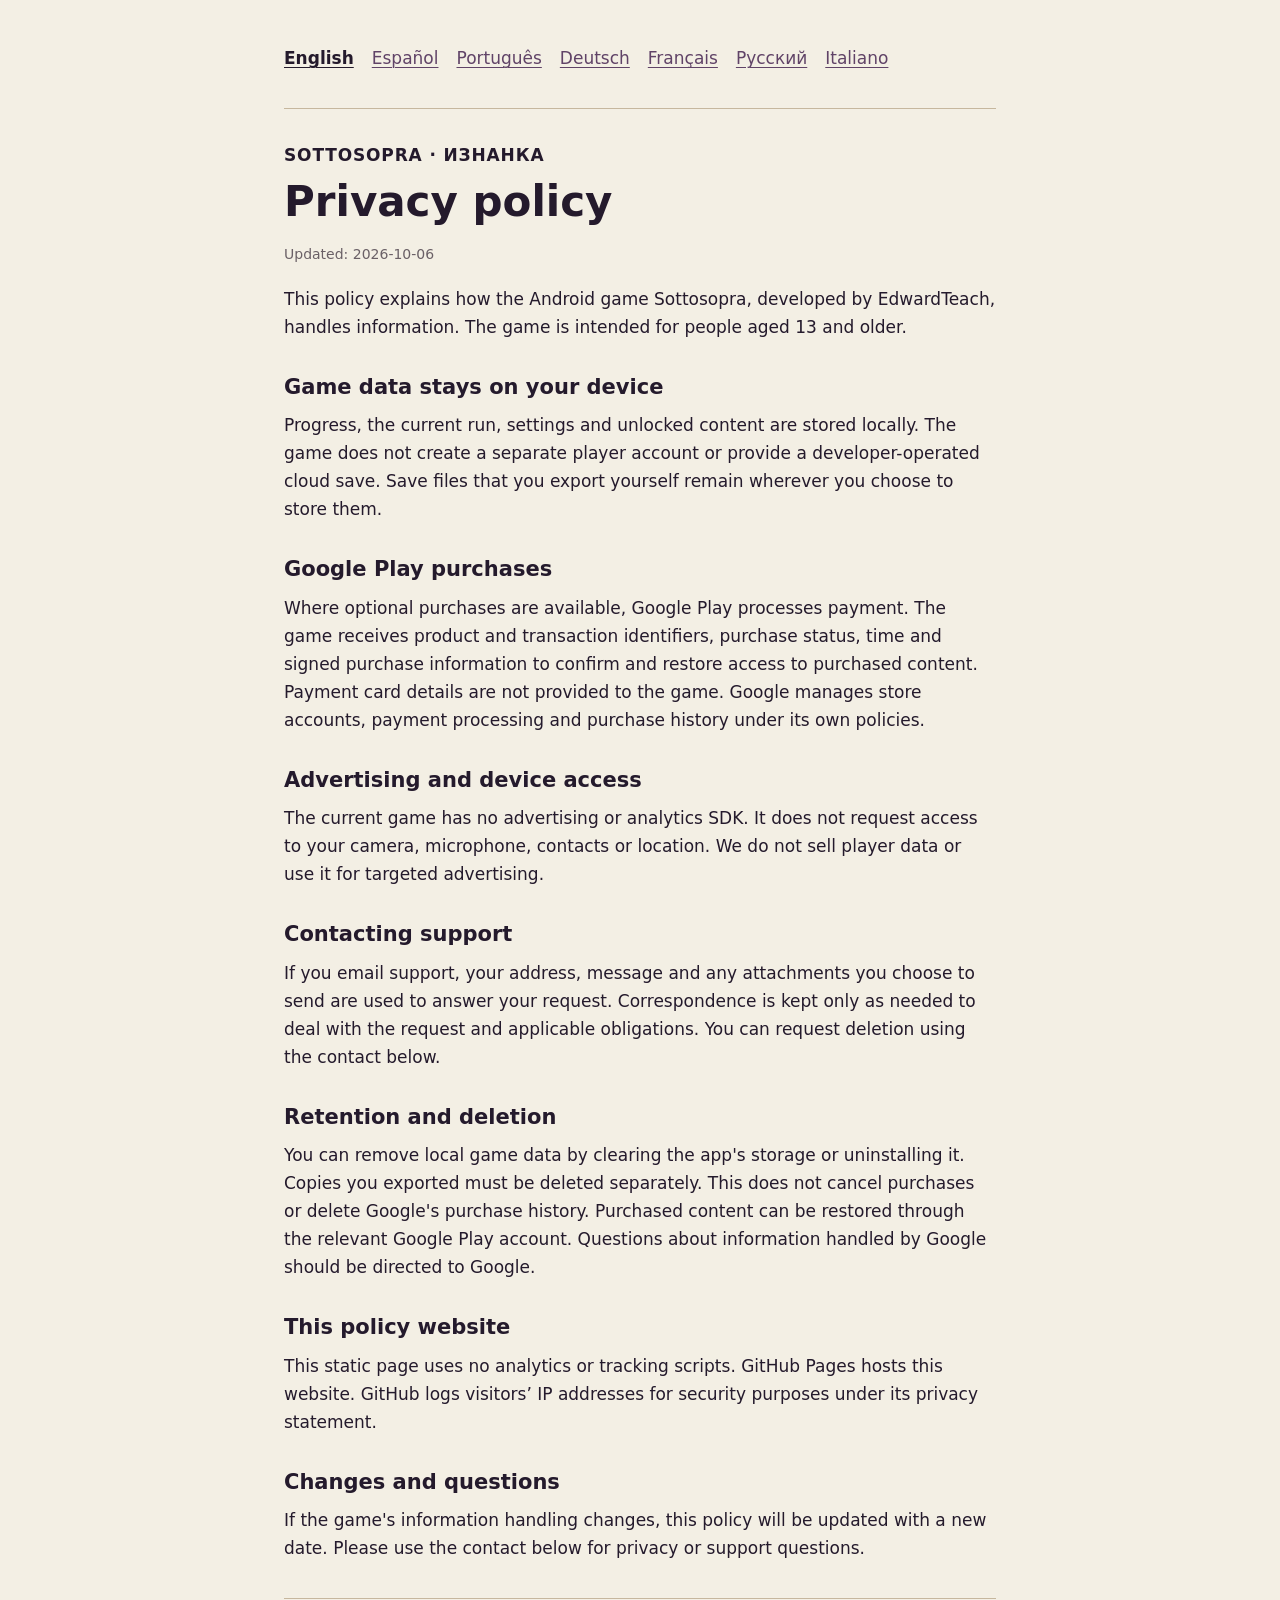
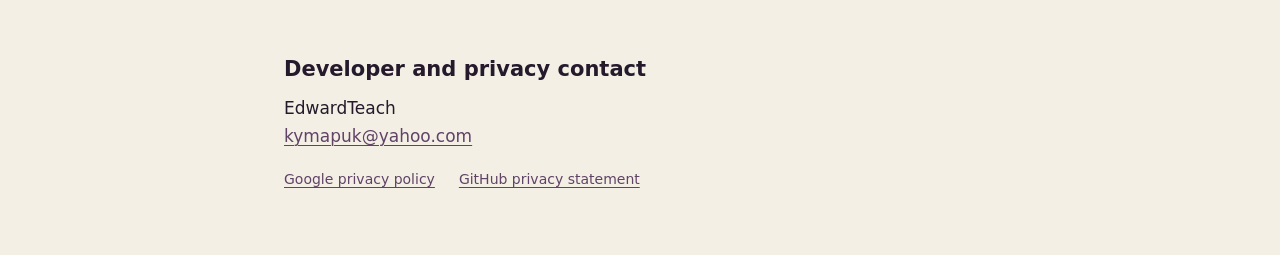
<file: index.html>
<!doctype html>
<html lang="en-US"><head><meta charset="utf-8"><meta name="viewport" content="width=device-width,initial-scale=1"><meta name="referrer" content="no-referrer"><title>Privacy policy · Sottosopra</title><link rel="stylesheet" href="privacy.css"></head>
<body><main><nav><a href="en-US/index.html" aria-current="page">English</a><a href="es-419/index.html">Español</a><a href="pt-BR/index.html">Português</a><a href="de-DE/index.html">Deutsch</a><a href="fr-FR/index.html">Français</a><a href="ru-RU/index.html">Русский</a><a href="it-IT/index.html">Italiano</a></nav><p class="brand">SOTTOSOPRA · ИЗНАНКА</p><h1>Privacy policy</h1><p class="updated">Updated: 2026-10-06</p><p>This policy explains how the Android game Sottosopra, developed by EdwardTeach, handles information. The game is intended for people aged 13 and older.</p>
<section><h2>Game data stays on your device</h2><p>Progress, the current run, settings and unlocked content are stored locally. The game does not create a separate player account or provide a developer-operated cloud save. Save files that you export yourself remain wherever you choose to store them.</p></section>
<section><h2>Google Play purchases</h2><p>Where optional purchases are available, Google Play processes payment. The game receives product and transaction identifiers, purchase status, time and signed purchase information to confirm and restore access to purchased content. Payment card details are not provided to the game. Google manages store accounts, payment processing and purchase history under its own policies.</p></section>
<section><h2>Advertising and device access</h2><p>The current game has no advertising or analytics SDK. It does not request access to your camera, microphone, contacts or location. We do not sell player data or use it for targeted advertising.</p></section>
<section><h2>Contacting support</h2><p>If you email support, your address, message and any attachments you choose to send are used to answer your request. Correspondence is kept only as needed to deal with the request and applicable obligations. You can request deletion using the contact below.</p></section>
<section><h2>Retention and deletion</h2><p>You can remove local game data by clearing the app&#x27;s storage or uninstalling it. Copies you exported must be deleted separately. This does not cancel purchases or delete Google&#x27;s purchase history. Purchased content can be restored through the relevant Google Play account. Questions about information handled by Google should be directed to Google.</p></section>
<section><h2>This policy website</h2><p>This static page uses no analytics or tracking scripts. GitHub Pages hosts this website. GitHub logs visitors’ IP addresses for security purposes under its privacy statement.</p></section>
<section><h2>Changes and questions</h2><p>If the game&#x27;s information handling changes, this policy will be updated with a new date. Please use the contact below for privacy or support questions.</p></section>
<footer><h2>Developer and privacy contact</h2><p>EdwardTeach<br><a href="mailto:kymapuk@yahoo.com">kymapuk@yahoo.com</a></p><div class="links"><a href="https://policies.google.com/privacy">Google privacy policy</a><a href="https://docs.github.com/en/site-policy/privacy-policies/github-general-privacy-statement">GitHub privacy statement</a></div></footer></main></body></html>
</file>
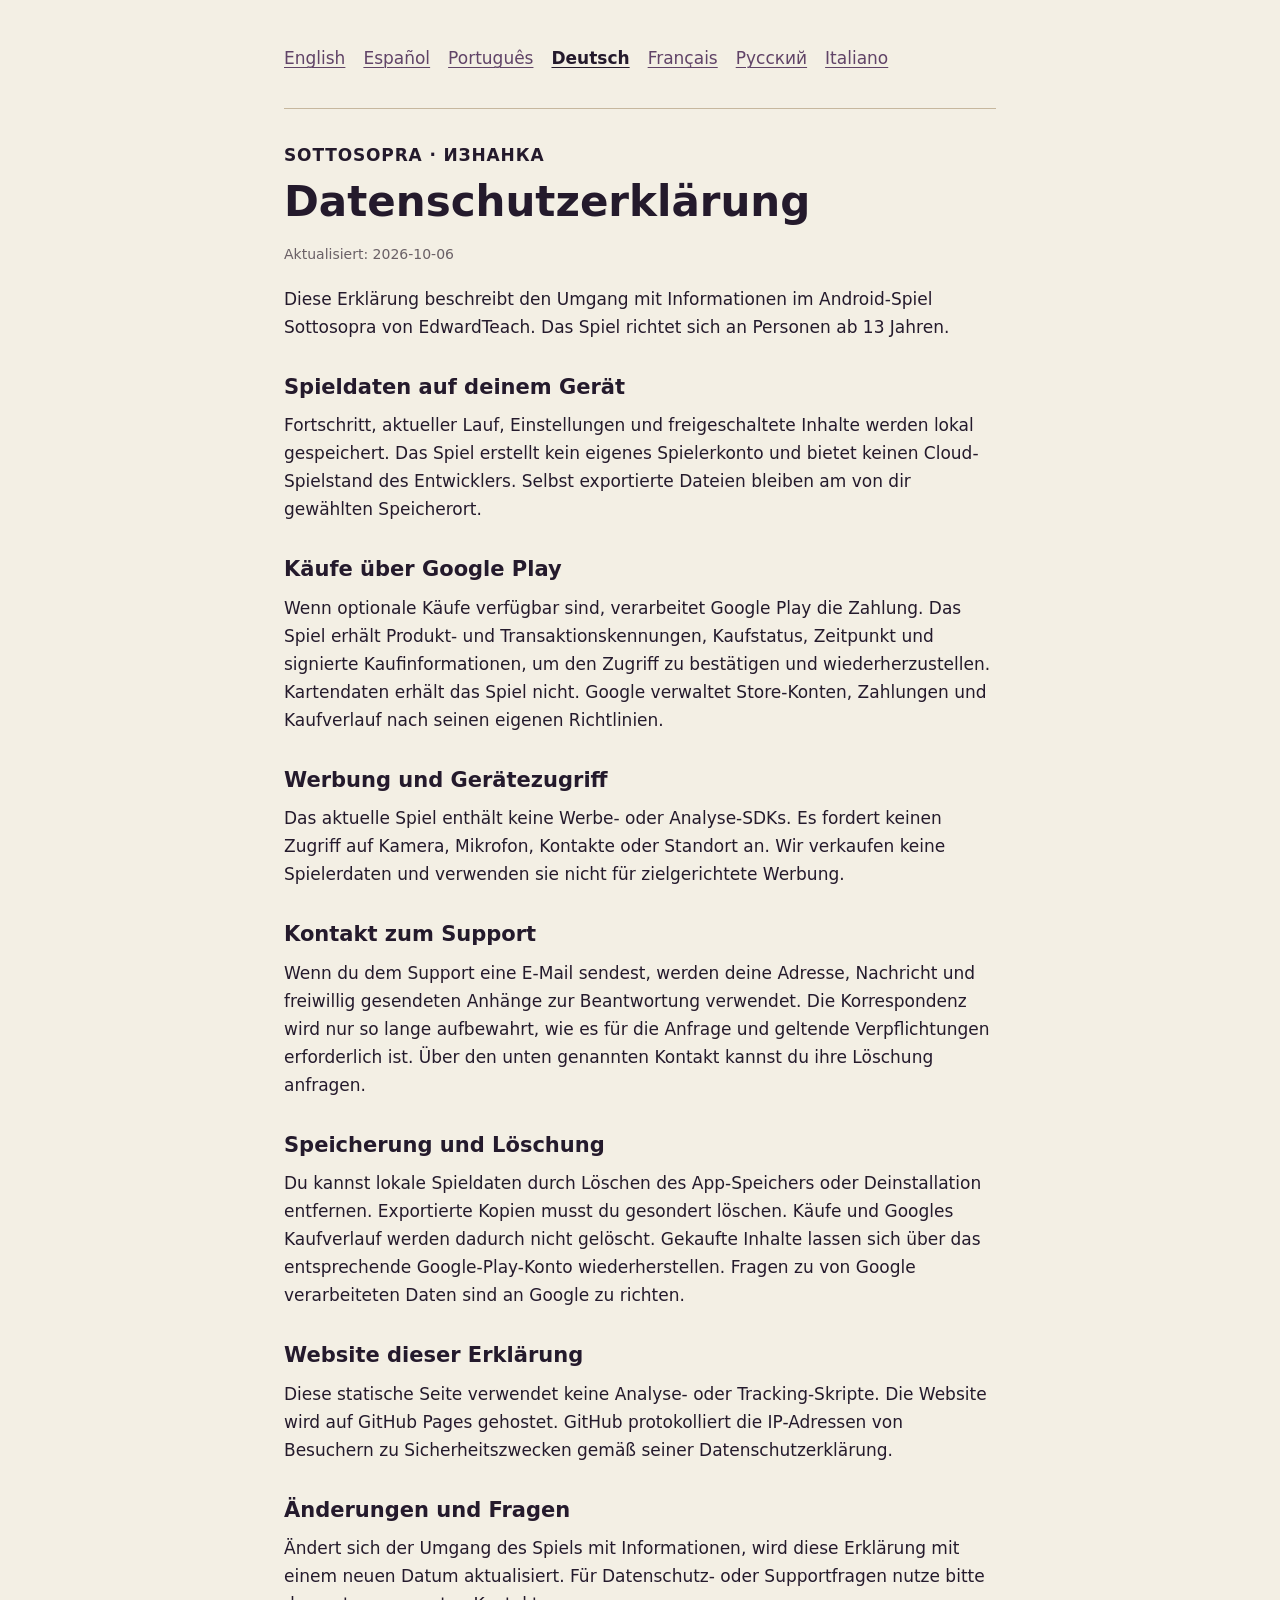
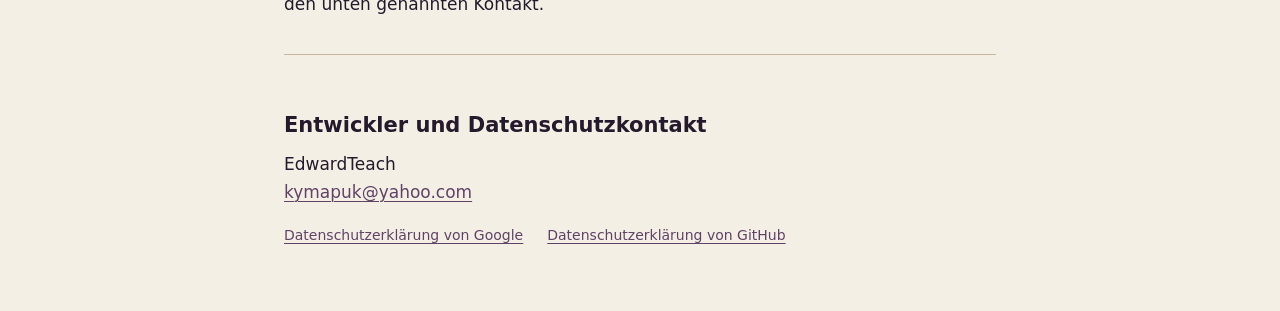
<file: de-DE/index.html>
<!doctype html>
<html lang="de-DE"><head><meta charset="utf-8"><meta name="viewport" content="width=device-width,initial-scale=1"><meta name="referrer" content="no-referrer"><title>Datenschutzerklärung · Sottosopra</title><link rel="stylesheet" href="../privacy.css"></head>
<body><main><nav><a href="../en-US/index.html">English</a><a href="../es-419/index.html">Español</a><a href="../pt-BR/index.html">Português</a><a href="../de-DE/index.html" aria-current="page">Deutsch</a><a href="../fr-FR/index.html">Français</a><a href="../ru-RU/index.html">Русский</a><a href="../it-IT/index.html">Italiano</a></nav><p class="brand">SOTTOSOPRA · ИЗНАНКА</p><h1>Datenschutzerklärung</h1><p class="updated">Aktualisiert: 2026-10-06</p><p>Diese Erklärung beschreibt den Umgang mit Informationen im Android-Spiel Sottosopra von EdwardTeach. Das Spiel richtet sich an Personen ab 13 Jahren.</p>
<section><h2>Spieldaten auf deinem Gerät</h2><p>Fortschritt, aktueller Lauf, Einstellungen und freigeschaltete Inhalte werden lokal gespeichert. Das Spiel erstellt kein eigenes Spielerkonto und bietet keinen Cloud-Spielstand des Entwicklers. Selbst exportierte Dateien bleiben am von dir gewählten Speicherort.</p></section>
<section><h2>Käufe über Google Play</h2><p>Wenn optionale Käufe verfügbar sind, verarbeitet Google Play die Zahlung. Das Spiel erhält Produkt- und Transaktionskennungen, Kaufstatus, Zeitpunkt und signierte Kaufinformationen, um den Zugriff zu bestätigen und wiederherzustellen. Kartendaten erhält das Spiel nicht. Google verwaltet Store-Konten, Zahlungen und Kaufverlauf nach seinen eigenen Richtlinien.</p></section>
<section><h2>Werbung und Gerätezugriff</h2><p>Das aktuelle Spiel enthält keine Werbe- oder Analyse-SDKs. Es fordert keinen Zugriff auf Kamera, Mikrofon, Kontakte oder Standort an. Wir verkaufen keine Spielerdaten und verwenden sie nicht für zielgerichtete Werbung.</p></section>
<section><h2>Kontakt zum Support</h2><p>Wenn du dem Support eine E-Mail sendest, werden deine Adresse, Nachricht und freiwillig gesendeten Anhänge zur Beantwortung verwendet. Die Korrespondenz wird nur so lange aufbewahrt, wie es für die Anfrage und geltende Verpflichtungen erforderlich ist. Über den unten genannten Kontakt kannst du ihre Löschung anfragen.</p></section>
<section><h2>Speicherung und Löschung</h2><p>Du kannst lokale Spieldaten durch Löschen des App-Speichers oder Deinstallation entfernen. Exportierte Kopien musst du gesondert löschen. Käufe und Googles Kaufverlauf werden dadurch nicht gelöscht. Gekaufte Inhalte lassen sich über das entsprechende Google-Play-Konto wiederherstellen. Fragen zu von Google verarbeiteten Daten sind an Google zu richten.</p></section>
<section><h2>Website dieser Erklärung</h2><p>Diese statische Seite verwendet keine Analyse- oder Tracking-Skripte. Die Website wird auf GitHub Pages gehostet. GitHub protokolliert die IP-Adressen von Besuchern zu Sicherheitszwecken gemäß seiner Datenschutzerklärung.</p></section>
<section><h2>Änderungen und Fragen</h2><p>Ändert sich der Umgang des Spiels mit Informationen, wird diese Erklärung mit einem neuen Datum aktualisiert. Für Datenschutz- oder Supportfragen nutze bitte den unten genannten Kontakt.</p></section>
<footer><h2>Entwickler und Datenschutzkontakt</h2><p>EdwardTeach<br><a href="mailto:kymapuk@yahoo.com">kymapuk@yahoo.com</a></p><div class="links"><a href="https://policies.google.com/privacy">Datenschutzerklärung von Google</a><a href="https://docs.github.com/en/site-policy/privacy-policies/github-general-privacy-statement">Datenschutzerklärung von GitHub</a></div></footer></main></body></html>
</file>
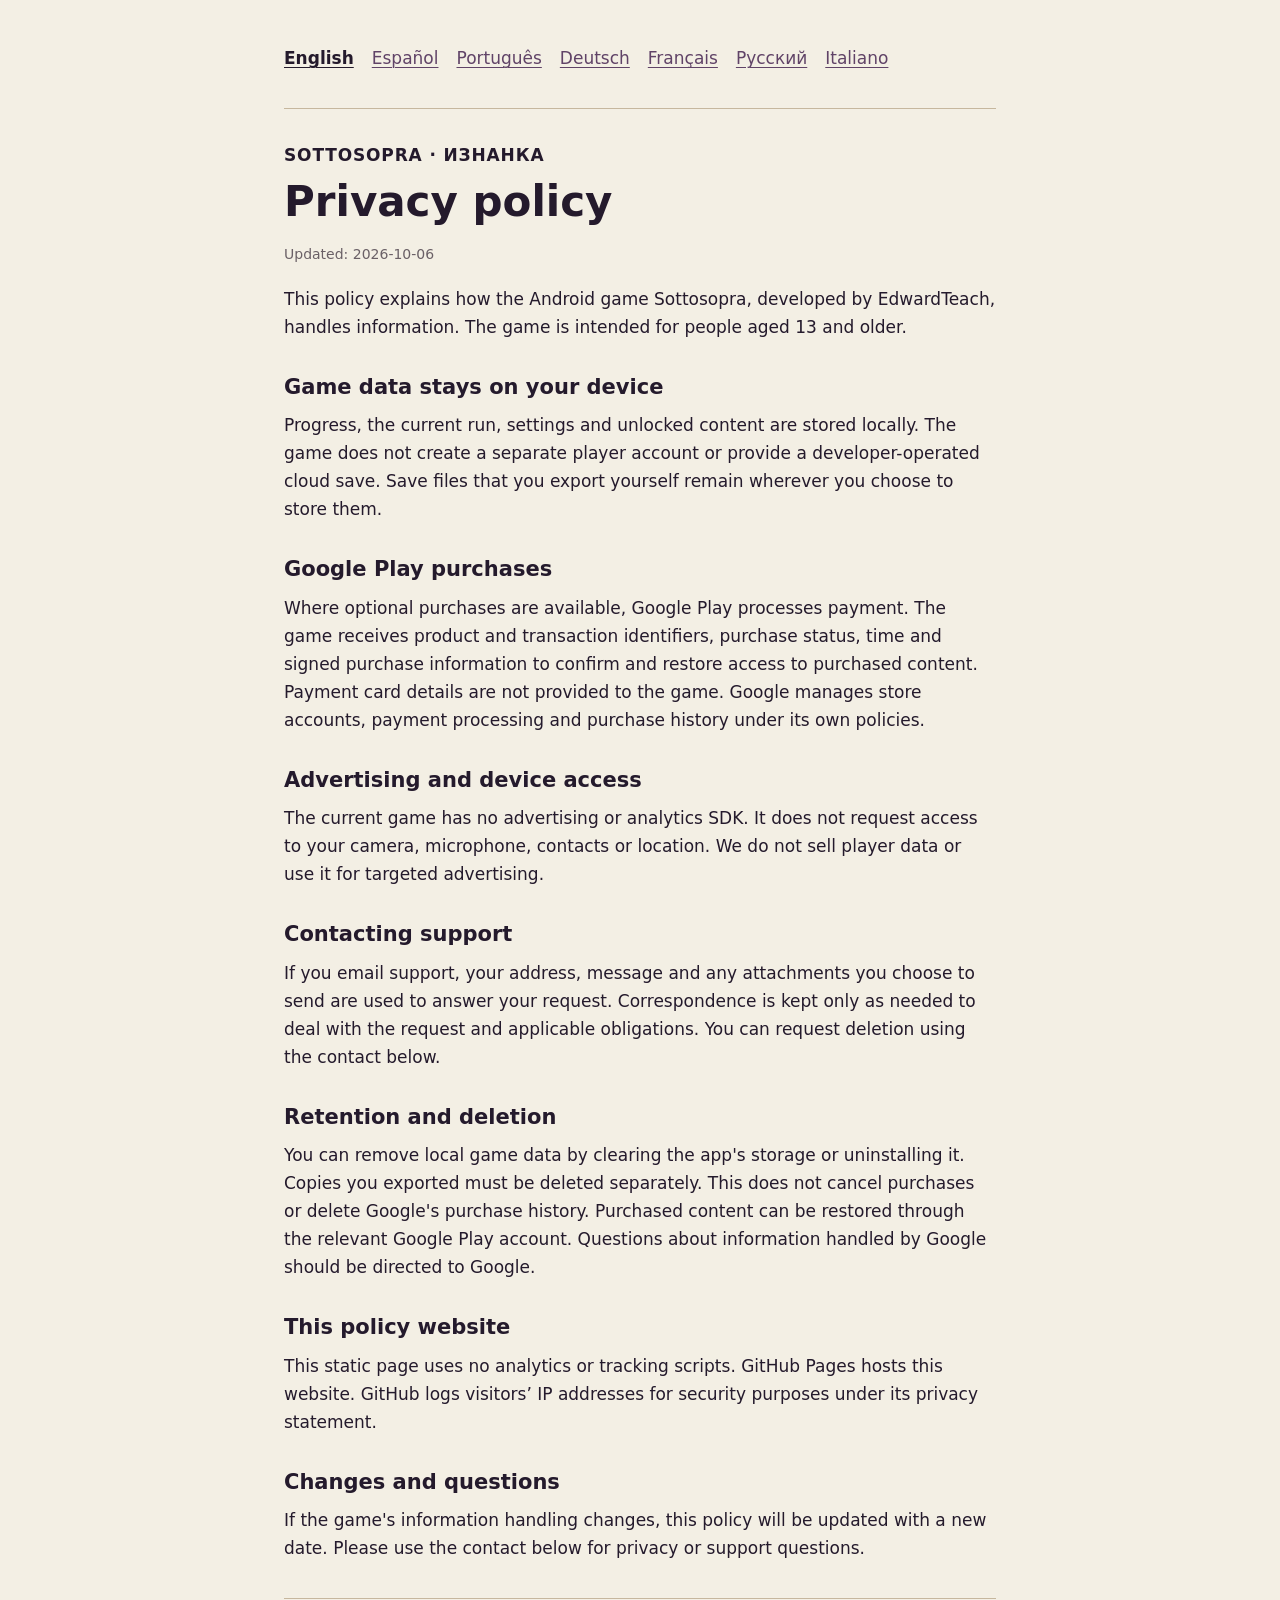
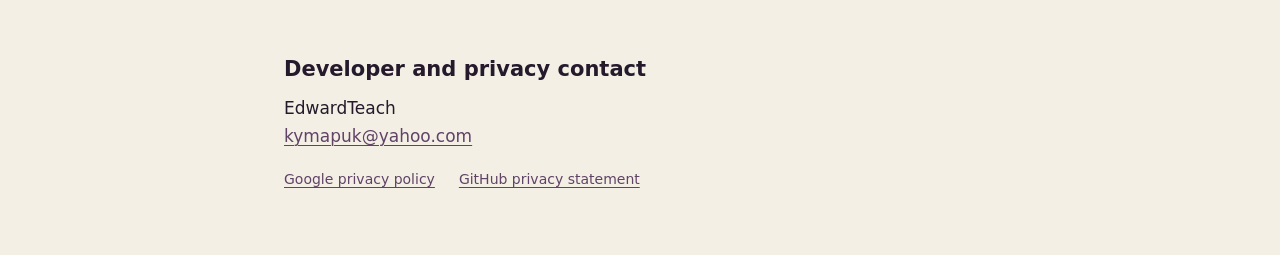
<file: en-US/index.html>
<!doctype html>
<html lang="en-US"><head><meta charset="utf-8"><meta name="viewport" content="width=device-width,initial-scale=1"><meta name="referrer" content="no-referrer"><title>Privacy policy · Sottosopra</title><link rel="stylesheet" href="../privacy.css"></head>
<body><main><nav><a href="../en-US/index.html" aria-current="page">English</a><a href="../es-419/index.html">Español</a><a href="../pt-BR/index.html">Português</a><a href="../de-DE/index.html">Deutsch</a><a href="../fr-FR/index.html">Français</a><a href="../ru-RU/index.html">Русский</a><a href="../it-IT/index.html">Italiano</a></nav><p class="brand">SOTTOSOPRA · ИЗНАНКА</p><h1>Privacy policy</h1><p class="updated">Updated: 2026-10-06</p><p>This policy explains how the Android game Sottosopra, developed by EdwardTeach, handles information. The game is intended for people aged 13 and older.</p>
<section><h2>Game data stays on your device</h2><p>Progress, the current run, settings and unlocked content are stored locally. The game does not create a separate player account or provide a developer-operated cloud save. Save files that you export yourself remain wherever you choose to store them.</p></section>
<section><h2>Google Play purchases</h2><p>Where optional purchases are available, Google Play processes payment. The game receives product and transaction identifiers, purchase status, time and signed purchase information to confirm and restore access to purchased content. Payment card details are not provided to the game. Google manages store accounts, payment processing and purchase history under its own policies.</p></section>
<section><h2>Advertising and device access</h2><p>The current game has no advertising or analytics SDK. It does not request access to your camera, microphone, contacts or location. We do not sell player data or use it for targeted advertising.</p></section>
<section><h2>Contacting support</h2><p>If you email support, your address, message and any attachments you choose to send are used to answer your request. Correspondence is kept only as needed to deal with the request and applicable obligations. You can request deletion using the contact below.</p></section>
<section><h2>Retention and deletion</h2><p>You can remove local game data by clearing the app&#x27;s storage or uninstalling it. Copies you exported must be deleted separately. This does not cancel purchases or delete Google&#x27;s purchase history. Purchased content can be restored through the relevant Google Play account. Questions about information handled by Google should be directed to Google.</p></section>
<section><h2>This policy website</h2><p>This static page uses no analytics or tracking scripts. GitHub Pages hosts this website. GitHub logs visitors’ IP addresses for security purposes under its privacy statement.</p></section>
<section><h2>Changes and questions</h2><p>If the game&#x27;s information handling changes, this policy will be updated with a new date. Please use the contact below for privacy or support questions.</p></section>
<footer><h2>Developer and privacy contact</h2><p>EdwardTeach<br><a href="mailto:kymapuk@yahoo.com">kymapuk@yahoo.com</a></p><div class="links"><a href="https://policies.google.com/privacy">Google privacy policy</a><a href="https://docs.github.com/en/site-policy/privacy-policies/github-general-privacy-statement">GitHub privacy statement</a></div></footer></main></body></html>
</file>
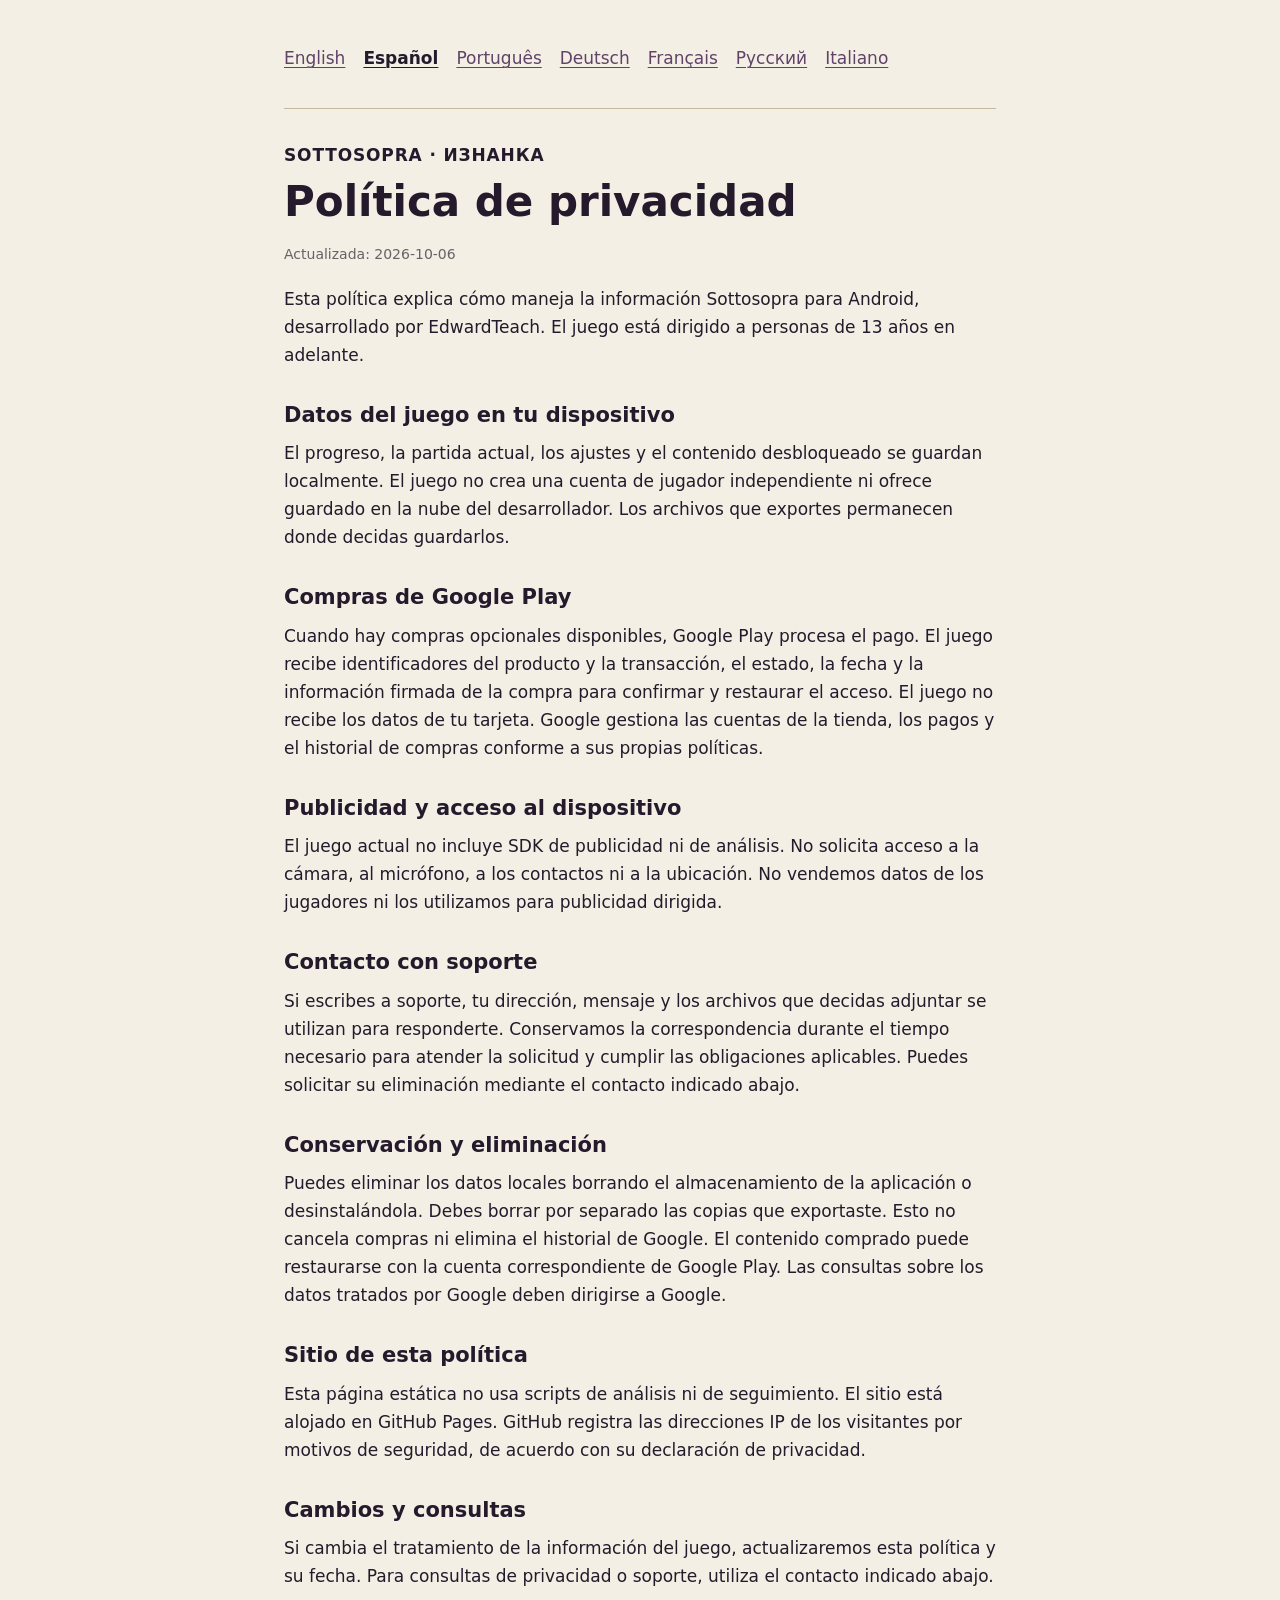
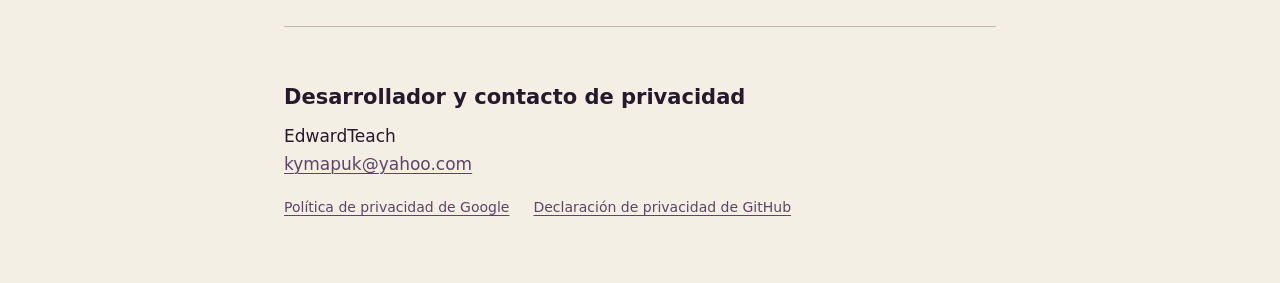
<file: es-419/index.html>
<!doctype html>
<html lang="es-419"><head><meta charset="utf-8"><meta name="viewport" content="width=device-width,initial-scale=1"><meta name="referrer" content="no-referrer"><title>Política de privacidad · Sottosopra</title><link rel="stylesheet" href="../privacy.css"></head>
<body><main><nav><a href="../en-US/index.html">English</a><a href="../es-419/index.html" aria-current="page">Español</a><a href="../pt-BR/index.html">Português</a><a href="../de-DE/index.html">Deutsch</a><a href="../fr-FR/index.html">Français</a><a href="../ru-RU/index.html">Русский</a><a href="../it-IT/index.html">Italiano</a></nav><p class="brand">SOTTOSOPRA · ИЗНАНКА</p><h1>Política de privacidad</h1><p class="updated">Actualizada: 2026-10-06</p><p>Esta política explica cómo maneja la información Sottosopra para Android, desarrollado por EdwardTeach. El juego está dirigido a personas de 13 años en adelante.</p>
<section><h2>Datos del juego en tu dispositivo</h2><p>El progreso, la partida actual, los ajustes y el contenido desbloqueado se guardan localmente. El juego no crea una cuenta de jugador independiente ni ofrece guardado en la nube del desarrollador. Los archivos que exportes permanecen donde decidas guardarlos.</p></section>
<section><h2>Compras de Google Play</h2><p>Cuando hay compras opcionales disponibles, Google Play procesa el pago. El juego recibe identificadores del producto y la transacción, el estado, la fecha y la información firmada de la compra para confirmar y restaurar el acceso. El juego no recibe los datos de tu tarjeta. Google gestiona las cuentas de la tienda, los pagos y el historial de compras conforme a sus propias políticas.</p></section>
<section><h2>Publicidad y acceso al dispositivo</h2><p>El juego actual no incluye SDK de publicidad ni de análisis. No solicita acceso a la cámara, al micrófono, a los contactos ni a la ubicación. No vendemos datos de los jugadores ni los utilizamos para publicidad dirigida.</p></section>
<section><h2>Contacto con soporte</h2><p>Si escribes a soporte, tu dirección, mensaje y los archivos que decidas adjuntar se utilizan para responderte. Conservamos la correspondencia durante el tiempo necesario para atender la solicitud y cumplir las obligaciones aplicables. Puedes solicitar su eliminación mediante el contacto indicado abajo.</p></section>
<section><h2>Conservación y eliminación</h2><p>Puedes eliminar los datos locales borrando el almacenamiento de la aplicación o desinstalándola. Debes borrar por separado las copias que exportaste. Esto no cancela compras ni elimina el historial de Google. El contenido comprado puede restaurarse con la cuenta correspondiente de Google Play. Las consultas sobre los datos tratados por Google deben dirigirse a Google.</p></section>
<section><h2>Sitio de esta política</h2><p>Esta página estática no usa scripts de análisis ni de seguimiento. El sitio está alojado en GitHub Pages. GitHub registra las direcciones IP de los visitantes por motivos de seguridad, de acuerdo con su declaración de privacidad.</p></section>
<section><h2>Cambios y consultas</h2><p>Si cambia el tratamiento de la información del juego, actualizaremos esta política y su fecha. Para consultas de privacidad o soporte, utiliza el contacto indicado abajo.</p></section>
<footer><h2>Desarrollador y contacto de privacidad</h2><p>EdwardTeach<br><a href="mailto:kymapuk@yahoo.com">kymapuk@yahoo.com</a></p><div class="links"><a href="https://policies.google.com/privacy">Política de privacidad de Google</a><a href="https://docs.github.com/en/site-policy/privacy-policies/github-general-privacy-statement">Declaración de privacidad de GitHub</a></div></footer></main></body></html>
</file>
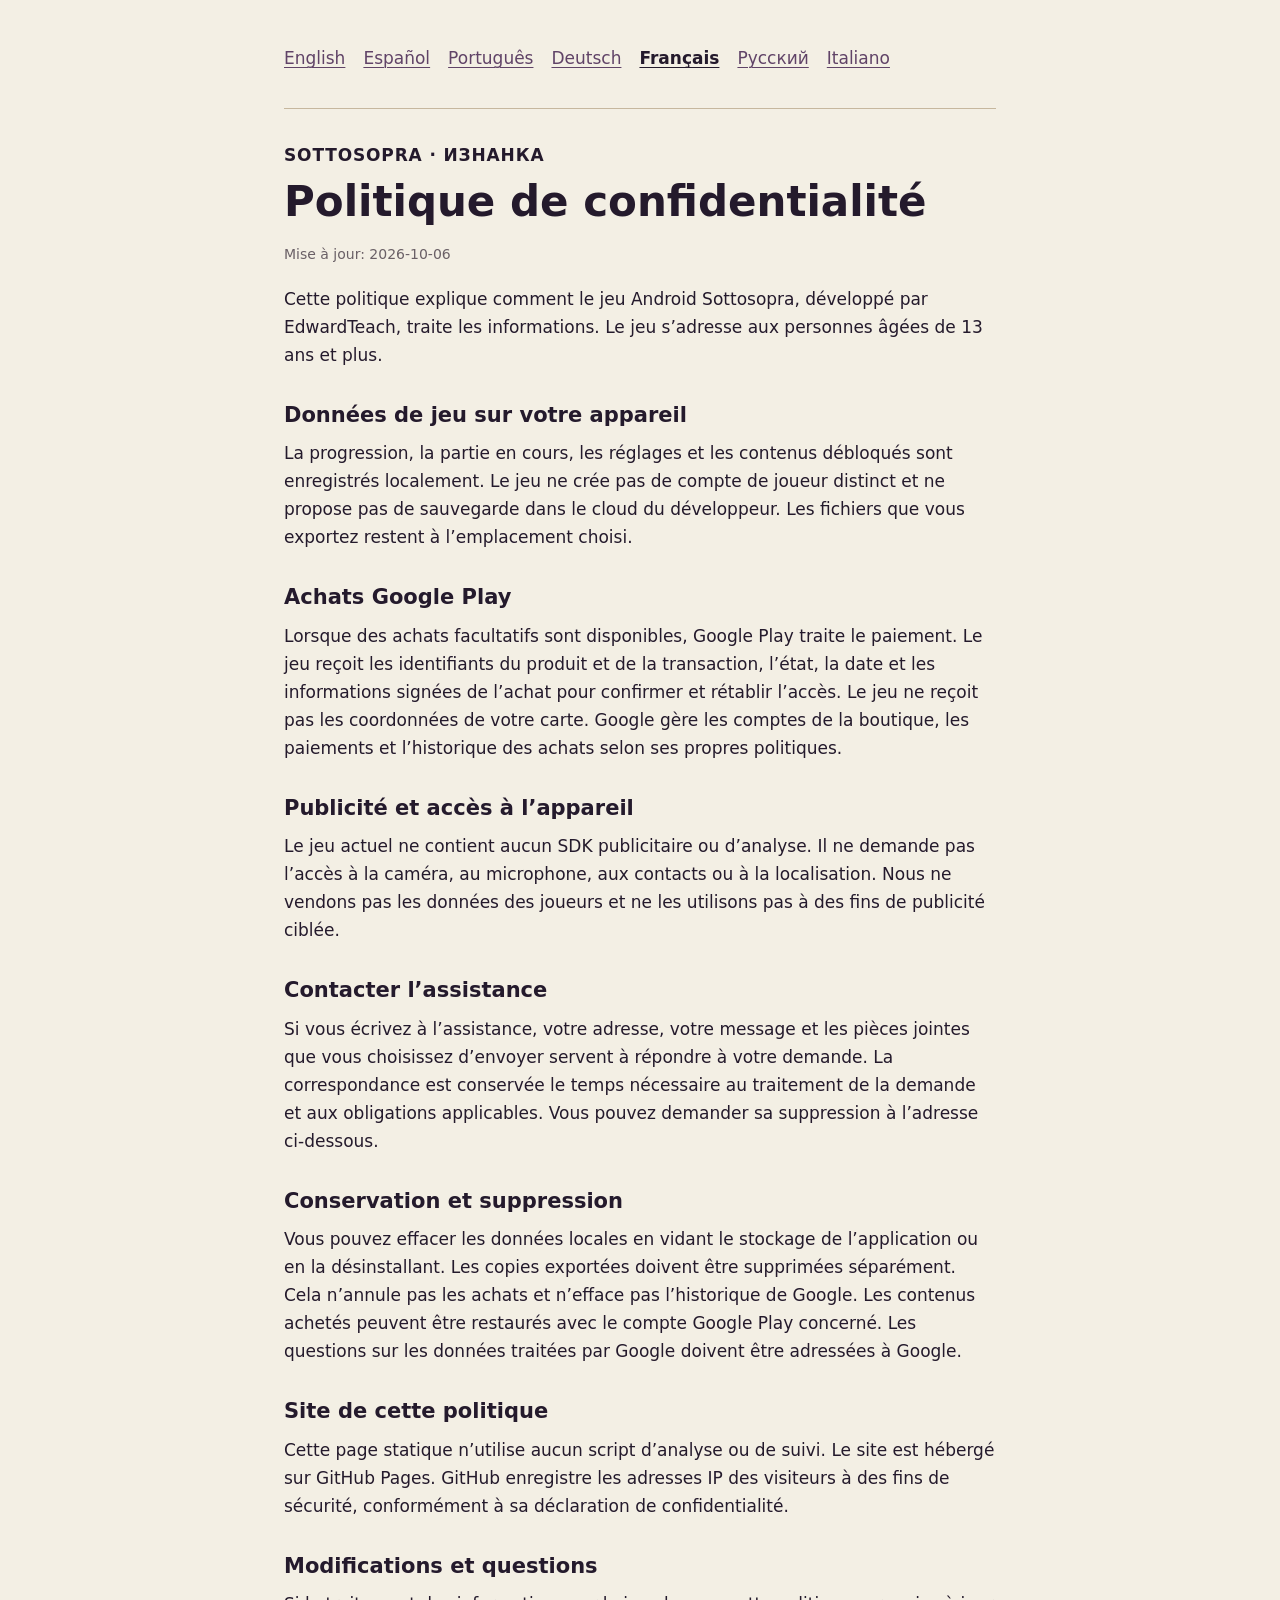
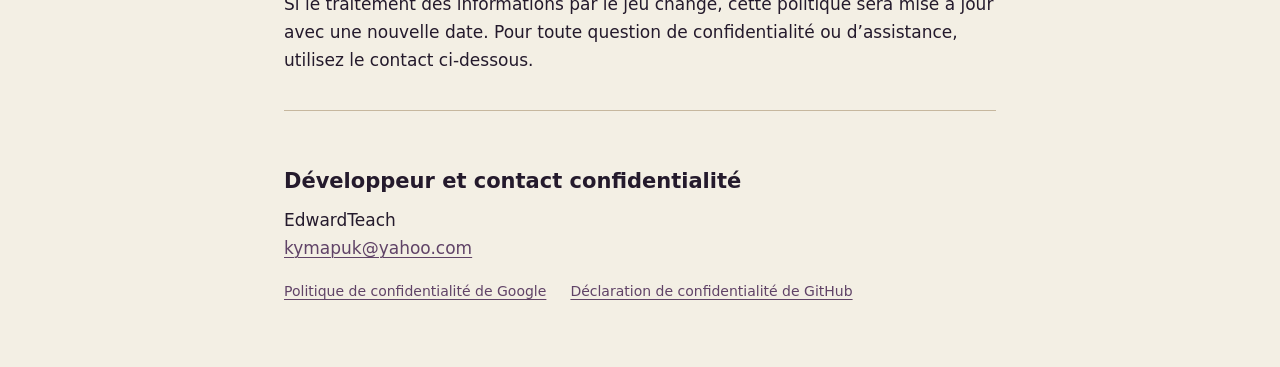
<file: fr-FR/index.html>
<!doctype html>
<html lang="fr-FR"><head><meta charset="utf-8"><meta name="viewport" content="width=device-width,initial-scale=1"><meta name="referrer" content="no-referrer"><title>Politique de confidentialité · Sottosopra</title><link rel="stylesheet" href="../privacy.css"></head>
<body><main><nav><a href="../en-US/index.html">English</a><a href="../es-419/index.html">Español</a><a href="../pt-BR/index.html">Português</a><a href="../de-DE/index.html">Deutsch</a><a href="../fr-FR/index.html" aria-current="page">Français</a><a href="../ru-RU/index.html">Русский</a><a href="../it-IT/index.html">Italiano</a></nav><p class="brand">SOTTOSOPRA · ИЗНАНКА</p><h1>Politique de confidentialité</h1><p class="updated">Mise à jour: 2026-10-06</p><p>Cette politique explique comment le jeu Android Sottosopra, développé par EdwardTeach, traite les informations. Le jeu s’adresse aux personnes âgées de 13 ans et plus.</p>
<section><h2>Données de jeu sur votre appareil</h2><p>La progression, la partie en cours, les réglages et les contenus débloqués sont enregistrés localement. Le jeu ne crée pas de compte de joueur distinct et ne propose pas de sauvegarde dans le cloud du développeur. Les fichiers que vous exportez restent à l’emplacement choisi.</p></section>
<section><h2>Achats Google Play</h2><p>Lorsque des achats facultatifs sont disponibles, Google Play traite le paiement. Le jeu reçoit les identifiants du produit et de la transaction, l’état, la date et les informations signées de l’achat pour confirmer et rétablir l’accès. Le jeu ne reçoit pas les coordonnées de votre carte. Google gère les comptes de la boutique, les paiements et l’historique des achats selon ses propres politiques.</p></section>
<section><h2>Publicité et accès à l’appareil</h2><p>Le jeu actuel ne contient aucun SDK publicitaire ou d’analyse. Il ne demande pas l’accès à la caméra, au microphone, aux contacts ou à la localisation. Nous ne vendons pas les données des joueurs et ne les utilisons pas à des fins de publicité ciblée.</p></section>
<section><h2>Contacter l’assistance</h2><p>Si vous écrivez à l’assistance, votre adresse, votre message et les pièces jointes que vous choisissez d’envoyer servent à répondre à votre demande. La correspondance est conservée le temps nécessaire au traitement de la demande et aux obligations applicables. Vous pouvez demander sa suppression à l’adresse ci-dessous.</p></section>
<section><h2>Conservation et suppression</h2><p>Vous pouvez effacer les données locales en vidant le stockage de l’application ou en la désinstallant. Les copies exportées doivent être supprimées séparément. Cela n’annule pas les achats et n’efface pas l’historique de Google. Les contenus achetés peuvent être restaurés avec le compte Google Play concerné. Les questions sur les données traitées par Google doivent être adressées à Google.</p></section>
<section><h2>Site de cette politique</h2><p>Cette page statique n’utilise aucun script d’analyse ou de suivi. Le site est hébergé sur GitHub Pages. GitHub enregistre les adresses IP des visiteurs à des fins de sécurité, conformément à sa déclaration de confidentialité.</p></section>
<section><h2>Modifications et questions</h2><p>Si le traitement des informations par le jeu change, cette politique sera mise à jour avec une nouvelle date. Pour toute question de confidentialité ou d’assistance, utilisez le contact ci-dessous.</p></section>
<footer><h2>Développeur et contact confidentialité</h2><p>EdwardTeach<br><a href="mailto:kymapuk@yahoo.com">kymapuk@yahoo.com</a></p><div class="links"><a href="https://policies.google.com/privacy">Politique de confidentialité de Google</a><a href="https://docs.github.com/en/site-policy/privacy-policies/github-general-privacy-statement">Déclaration de confidentialité de GitHub</a></div></footer></main></body></html>
</file>
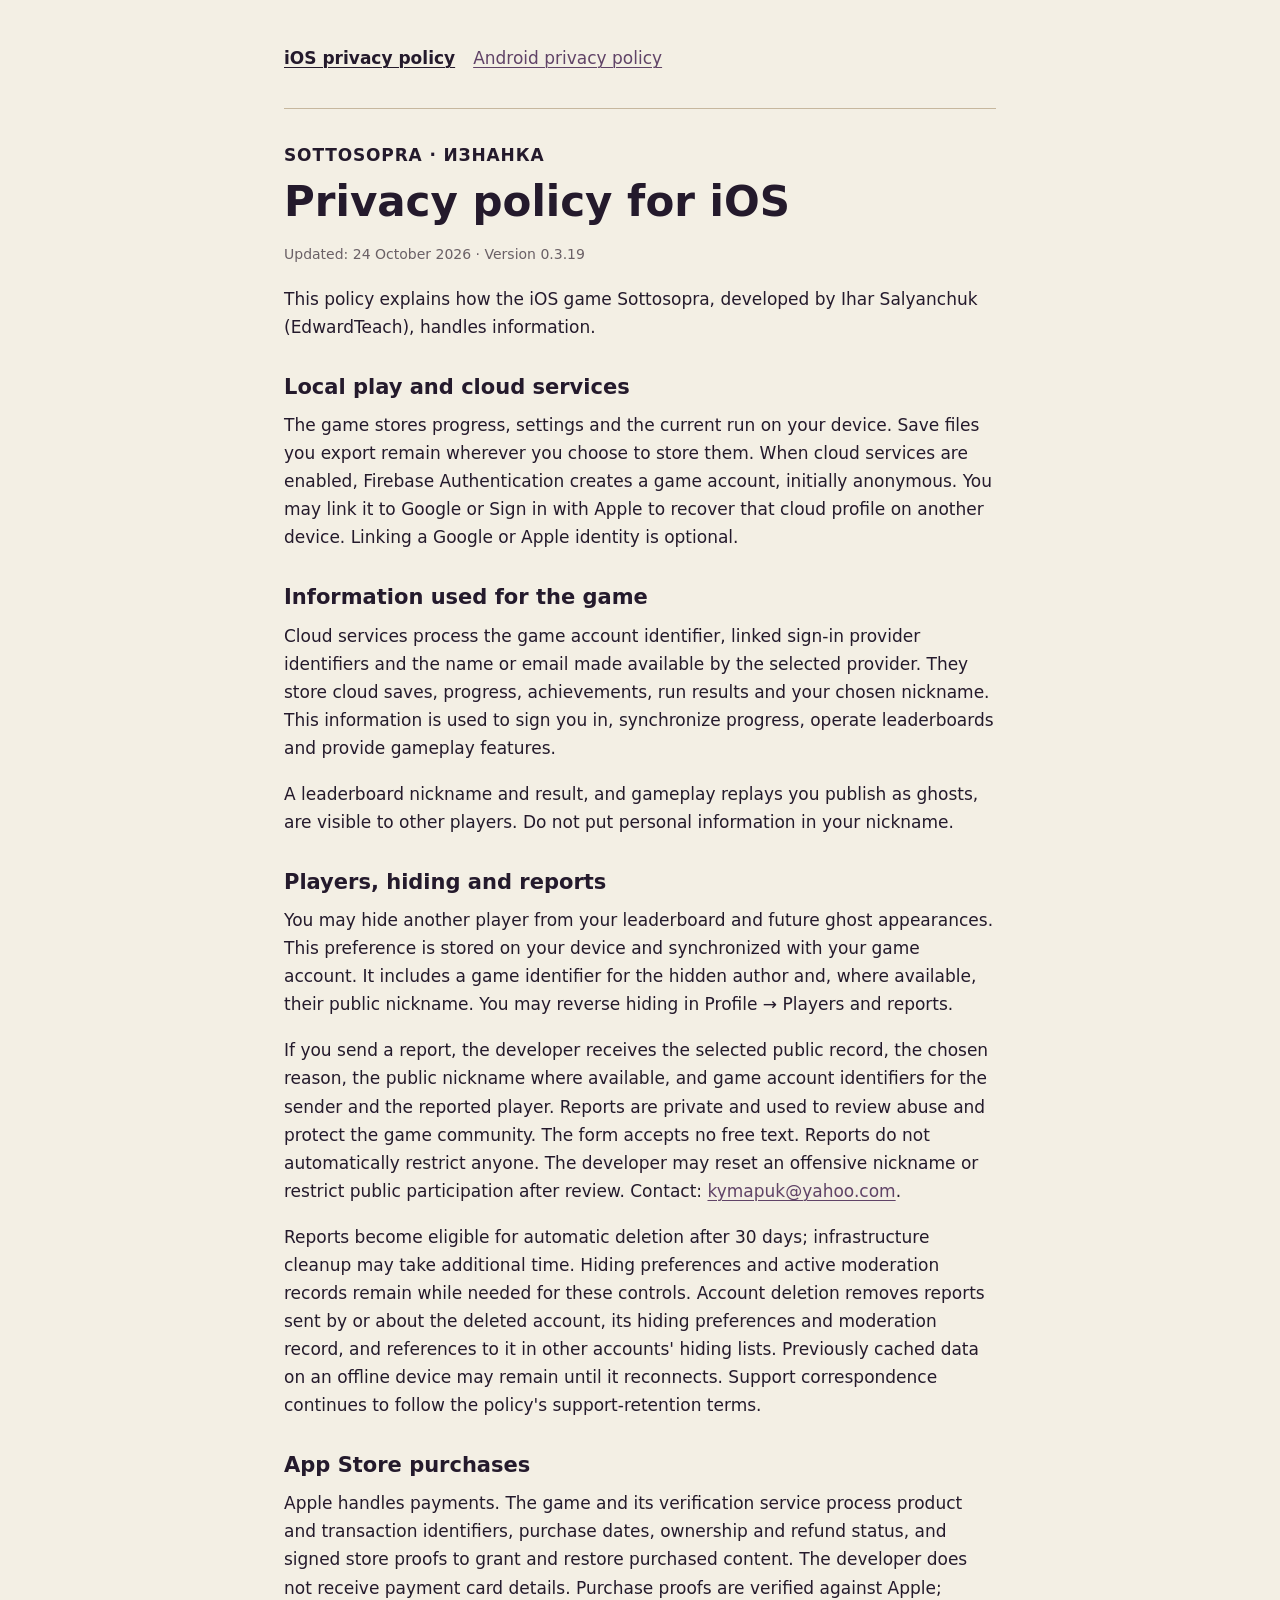
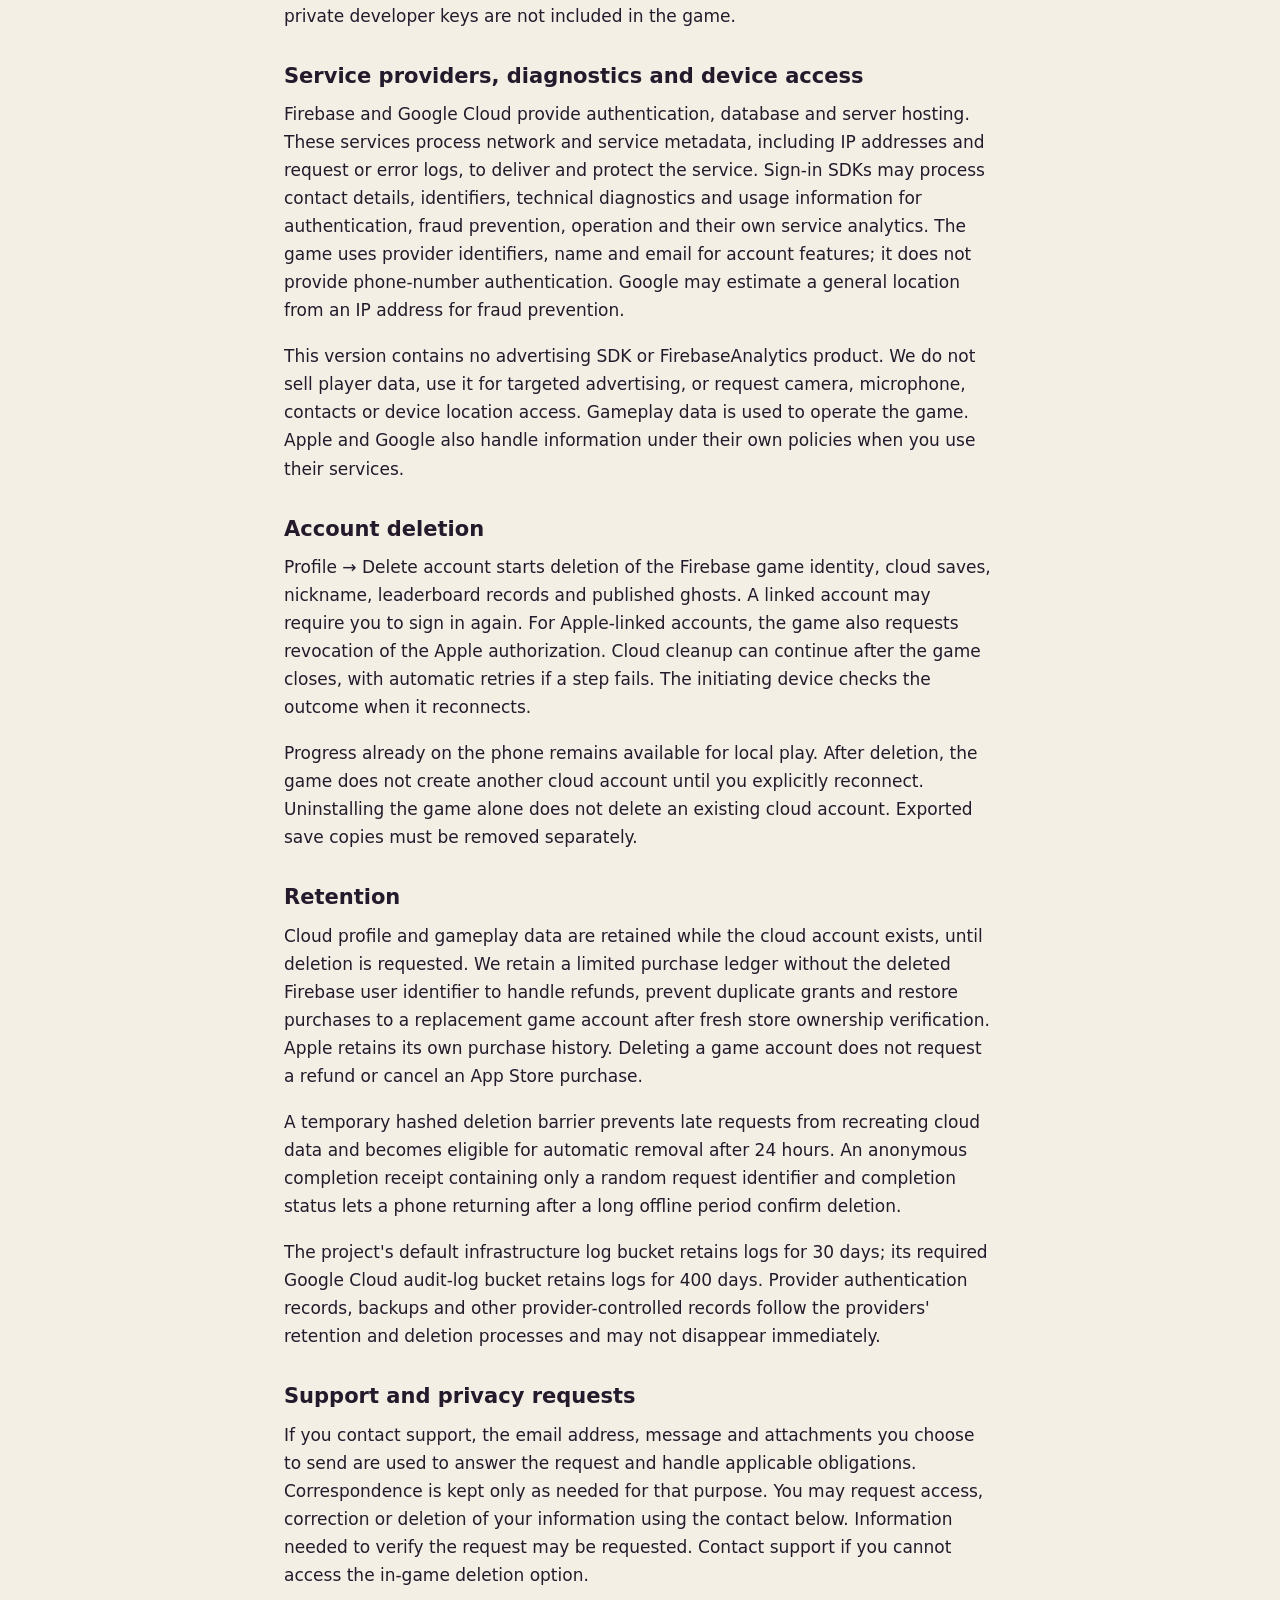
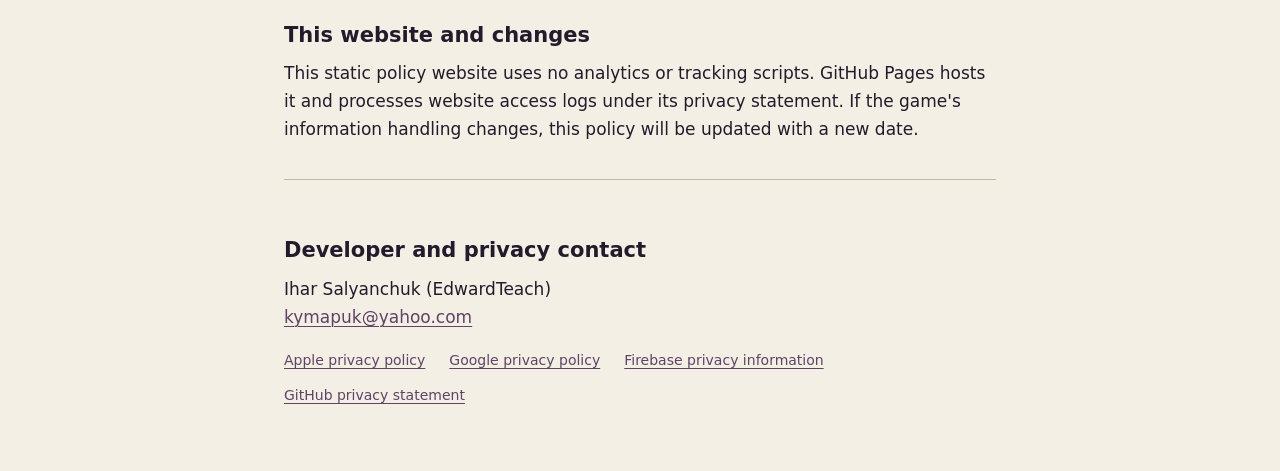
<file: ios/index.html>
<!doctype html>
<html lang="en"><head><meta charset="utf-8"><meta name="viewport" content="width=device-width,initial-scale=1"><meta name="referrer" content="no-referrer"><title>iOS privacy policy · Sottosopra</title><link rel="stylesheet" href="../privacy.css"></head>
<body><main><nav><a href="./" aria-current="page">iOS privacy policy</a><a href="../en-US/index.html">Android privacy policy</a></nav>
<p class="brand">SOTTOSOPRA · ИЗНАНКА</p><h1>Privacy policy for iOS</h1><p class="updated">Updated: 24 October 2026 · Version 0.3.19</p>
<p>This policy explains how the iOS game Sottosopra, developed by Ihar Salyanchuk (EdwardTeach), handles information.</p>
<section><h2>Local play and cloud services</h2><p>The game stores progress, settings and the current run on your device. Save files you export remain wherever you choose to store them. When cloud services are enabled, Firebase Authentication creates a game account, initially anonymous. You may link it to Google or Sign in with Apple to recover that cloud profile on another device. Linking a Google or Apple identity is optional.</p></section>
<section><h2>Information used for the game</h2><p>Cloud services process the game account identifier, linked sign-in provider identifiers and the name or email made available by the selected provider. They store cloud saves, progress, achievements, run results and your chosen nickname. This information is used to sign you in, synchronize progress, operate leaderboards and provide gameplay features.</p><p>A leaderboard nickname and result, and gameplay replays you publish as ghosts, are visible to other players. Do not put personal information in your nickname.</p></section>
<section><h2>Players, hiding and reports</h2><p>You may hide another player from your leaderboard and future ghost appearances. This preference is stored on your device and synchronized with your game account. It includes a game identifier for the hidden author and, where available, their public nickname. You may reverse hiding in Profile → Players and reports.</p><p>If you send a report, the developer receives the selected public record, the chosen reason, the public nickname where available, and game account identifiers for the sender and the reported player. Reports are private and used to review abuse and protect the game community. The form accepts no free text. Reports do not automatically restrict anyone. The developer may reset an offensive nickname or restrict public participation after review. Contact: <a href="mailto:kymapuk@yahoo.com">kymapuk@yahoo.com</a>.</p><p>Reports become eligible for automatic deletion after 30 days; infrastructure cleanup may take additional time. Hiding preferences and active moderation records remain while needed for these controls. Account deletion removes reports sent by or about the deleted account, its hiding preferences and moderation record, and references to it in other accounts' hiding lists. Previously cached data on an offline device may remain until it reconnects. Support correspondence continues to follow the policy's support-retention terms.</p></section>
<section><h2>App Store purchases</h2><p>Apple handles payments. The game and its verification service process product and transaction identifiers, purchase dates, ownership and refund status, and signed store proofs to grant and restore purchased content. The developer does not receive payment card details. Purchase proofs are verified against Apple; private developer keys are not included in the game.</p></section>
<section><h2>Service providers, diagnostics and device access</h2><p>Firebase and Google Cloud provide authentication, database and server hosting. These services process network and service metadata, including IP addresses and request or error logs, to deliver and protect the service. Sign-in SDKs may process contact details, identifiers, technical diagnostics and usage information for authentication, fraud prevention, operation and their own service analytics. The game uses provider identifiers, name and email for account features; it does not provide phone-number authentication. Google may estimate a general location from an IP address for fraud prevention.</p><p>This version contains no advertising SDK or FirebaseAnalytics product. We do not sell player data, use it for targeted advertising, or request camera, microphone, contacts or device location access. Gameplay data is used to operate the game. Apple and Google also handle information under their own policies when you use their services.</p></section>
<section><h2>Account deletion</h2><p>Profile → Delete account starts deletion of the Firebase game identity, cloud saves, nickname, leaderboard records and published ghosts. A linked account may require you to sign in again. For Apple-linked accounts, the game also requests revocation of the Apple authorization. Cloud cleanup can continue after the game closes, with automatic retries if a step fails. The initiating device checks the outcome when it reconnects.</p><p>Progress already on the phone remains available for local play. After deletion, the game does not create another cloud account until you explicitly reconnect. Uninstalling the game alone does not delete an existing cloud account. Exported save copies must be removed separately.</p></section>
<section><h2>Retention</h2><p>Cloud profile and gameplay data are retained while the cloud account exists, until deletion is requested. We retain a limited purchase ledger without the deleted Firebase user identifier to handle refunds, prevent duplicate grants and restore purchases to a replacement game account after fresh store ownership verification. Apple retains its own purchase history. Deleting a game account does not request a refund or cancel an App Store purchase.</p><p>A temporary hashed deletion barrier prevents late requests from recreating cloud data and becomes eligible for automatic removal after 24 hours. An anonymous completion receipt containing only a random request identifier and completion status lets a phone returning after a long offline period confirm deletion.</p><p>The project's default infrastructure log bucket retains logs for 30 days; its required Google Cloud audit-log bucket retains logs for 400 days. Provider authentication records, backups and other provider-controlled records follow the providers' retention and deletion processes and may not disappear immediately.</p></section>
<section><h2>Support and privacy requests</h2><p>If you contact support, the email address, message and attachments you choose to send are used to answer the request and handle applicable obligations. Correspondence is kept only as needed for that purpose. You may request access, correction or deletion of your information using the contact below. Information needed to verify the request may be requested. Contact support if you cannot access the in-game deletion option.</p></section>
<section><h2>This website and changes</h2><p>This static policy website uses no analytics or tracking scripts. GitHub Pages hosts it and processes website access logs under its privacy statement. If the game's information handling changes, this policy will be updated with a new date.</p></section>
<footer><h2>Developer and privacy contact</h2><p>Ihar Salyanchuk (EdwardTeach)<br><a href="mailto:kymapuk@yahoo.com">kymapuk@yahoo.com</a></p><div class="links"><a href="https://www.apple.com/legal/privacy/">Apple privacy policy</a><a href="https://policies.google.com/privacy">Google privacy policy</a><a href="https://firebase.google.com/support/privacy">Firebase privacy information</a><a href="https://docs.github.com/en/site-policy/privacy-policies/github-general-privacy-statement">GitHub privacy statement</a></div></footer>
</main></body></html>
</file>
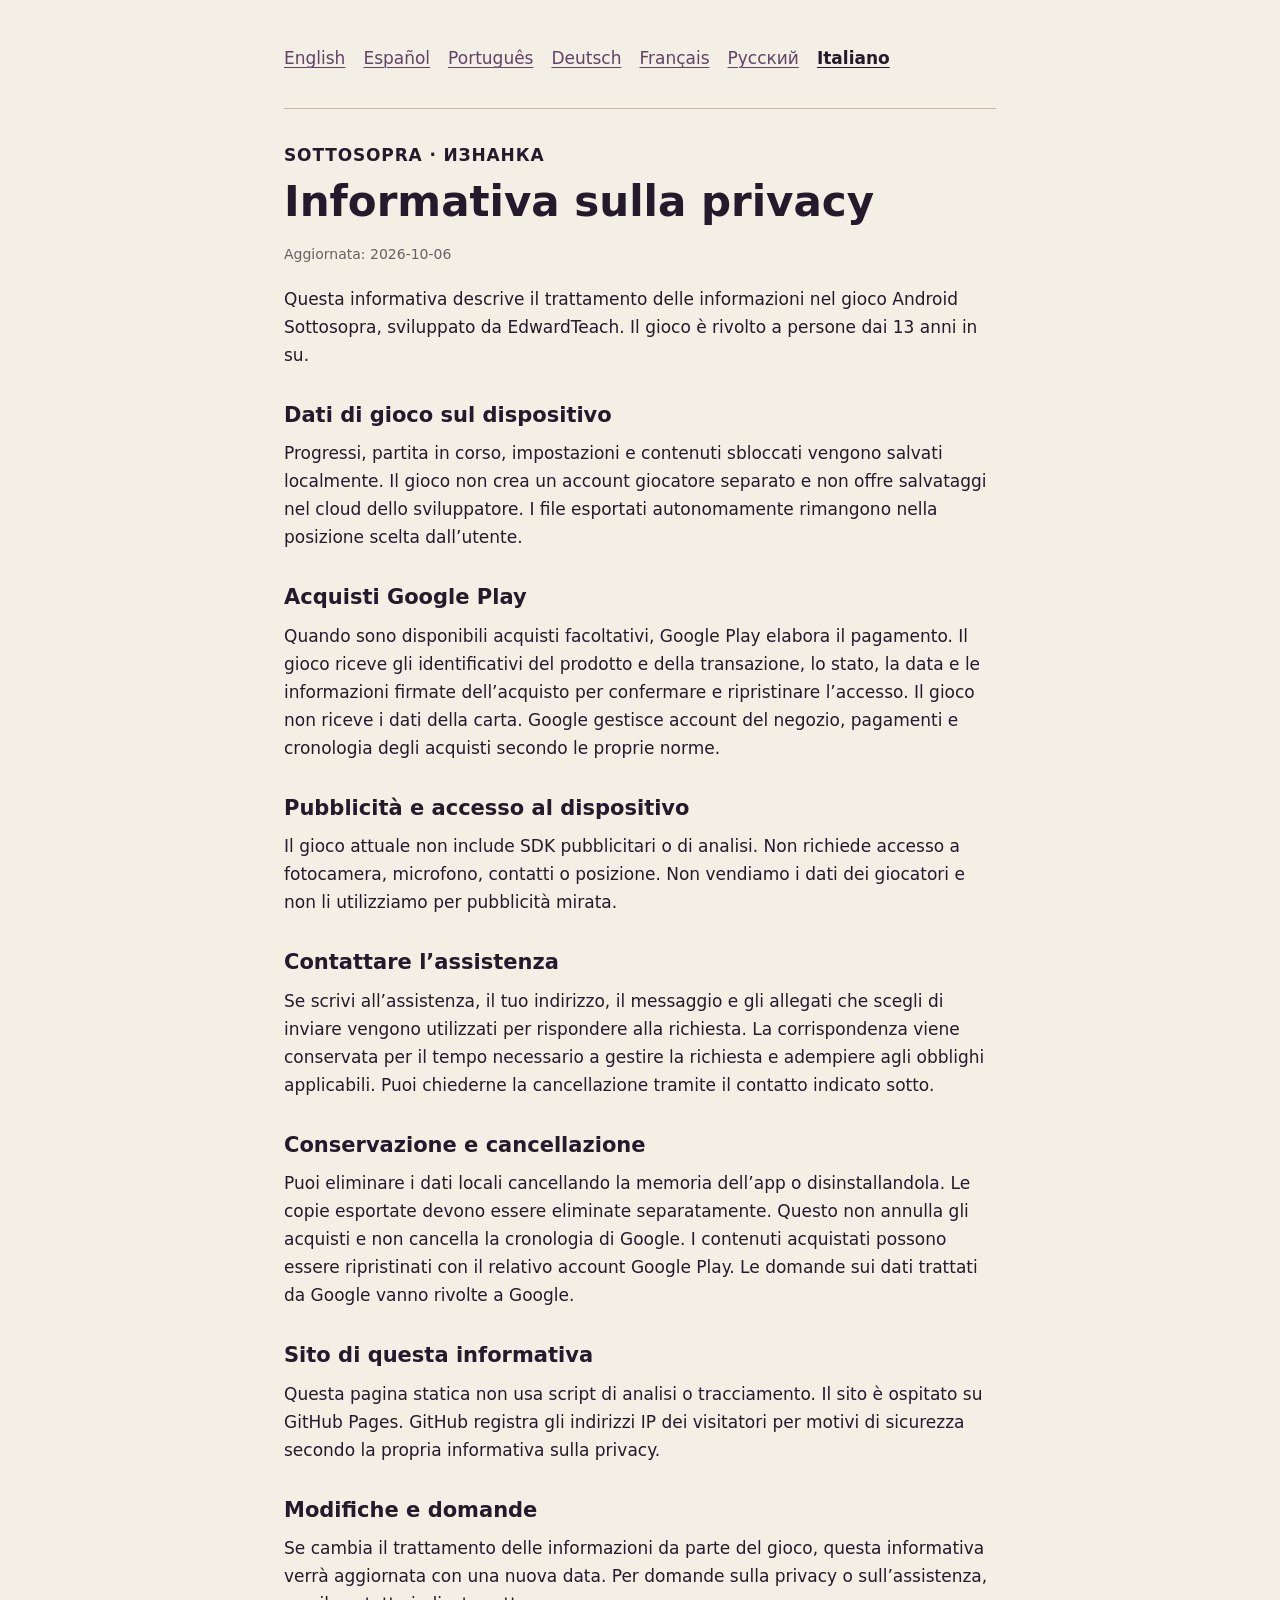
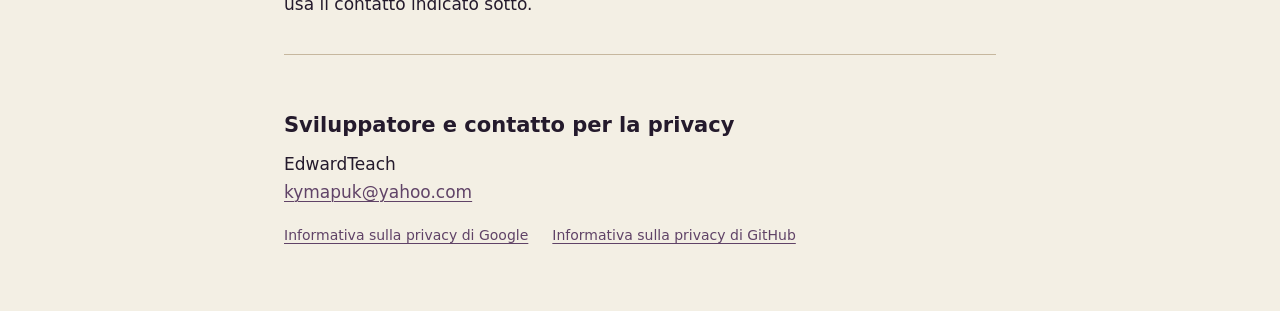
<file: it-IT/index.html>
<!doctype html>
<html lang="it-IT"><head><meta charset="utf-8"><meta name="viewport" content="width=device-width,initial-scale=1"><meta name="referrer" content="no-referrer"><title>Informativa sulla privacy · Sottosopra</title><link rel="stylesheet" href="../privacy.css"></head>
<body><main><nav><a href="../en-US/index.html">English</a><a href="../es-419/index.html">Español</a><a href="../pt-BR/index.html">Português</a><a href="../de-DE/index.html">Deutsch</a><a href="../fr-FR/index.html">Français</a><a href="../ru-RU/index.html">Русский</a><a href="../it-IT/index.html" aria-current="page">Italiano</a></nav><p class="brand">SOTTOSOPRA · ИЗНАНКА</p><h1>Informativa sulla privacy</h1><p class="updated">Aggiornata: 2026-10-06</p><p>Questa informativa descrive il trattamento delle informazioni nel gioco Android Sottosopra, sviluppato da EdwardTeach. Il gioco è rivolto a persone dai 13 anni in su.</p>
<section><h2>Dati di gioco sul dispositivo</h2><p>Progressi, partita in corso, impostazioni e contenuti sbloccati vengono salvati localmente. Il gioco non crea un account giocatore separato e non offre salvataggi nel cloud dello sviluppatore. I file esportati autonomamente rimangono nella posizione scelta dall’utente.</p></section>
<section><h2>Acquisti Google Play</h2><p>Quando sono disponibili acquisti facoltativi, Google Play elabora il pagamento. Il gioco riceve gli identificativi del prodotto e della transazione, lo stato, la data e le informazioni firmate dell’acquisto per confermare e ripristinare l’accesso. Il gioco non riceve i dati della carta. Google gestisce account del negozio, pagamenti e cronologia degli acquisti secondo le proprie norme.</p></section>
<section><h2>Pubblicità e accesso al dispositivo</h2><p>Il gioco attuale non include SDK pubblicitari o di analisi. Non richiede accesso a fotocamera, microfono, contatti o posizione. Non vendiamo i dati dei giocatori e non li utilizziamo per pubblicità mirata.</p></section>
<section><h2>Contattare l’assistenza</h2><p>Se scrivi all’assistenza, il tuo indirizzo, il messaggio e gli allegati che scegli di inviare vengono utilizzati per rispondere alla richiesta. La corrispondenza viene conservata per il tempo necessario a gestire la richiesta e adempiere agli obblighi applicabili. Puoi chiederne la cancellazione tramite il contatto indicato sotto.</p></section>
<section><h2>Conservazione e cancellazione</h2><p>Puoi eliminare i dati locali cancellando la memoria dell’app o disinstallandola. Le copie esportate devono essere eliminate separatamente. Questo non annulla gli acquisti e non cancella la cronologia di Google. I contenuti acquistati possono essere ripristinati con il relativo account Google Play. Le domande sui dati trattati da Google vanno rivolte a Google.</p></section>
<section><h2>Sito di questa informativa</h2><p>Questa pagina statica non usa script di analisi o tracciamento. Il sito è ospitato su GitHub Pages. GitHub registra gli indirizzi IP dei visitatori per motivi di sicurezza secondo la propria informativa sulla privacy.</p></section>
<section><h2>Modifiche e domande</h2><p>Se cambia il trattamento delle informazioni da parte del gioco, questa informativa verrà aggiornata con una nuova data. Per domande sulla privacy o sull’assistenza, usa il contatto indicato sotto.</p></section>
<footer><h2>Sviluppatore e contatto per la privacy</h2><p>EdwardTeach<br><a href="mailto:kymapuk@yahoo.com">kymapuk@yahoo.com</a></p><div class="links"><a href="https://policies.google.com/privacy">Informativa sulla privacy di Google</a><a href="https://docs.github.com/en/site-policy/privacy-policies/github-general-privacy-statement">Informativa sulla privacy di GitHub</a></div></footer></main></body></html>
</file>
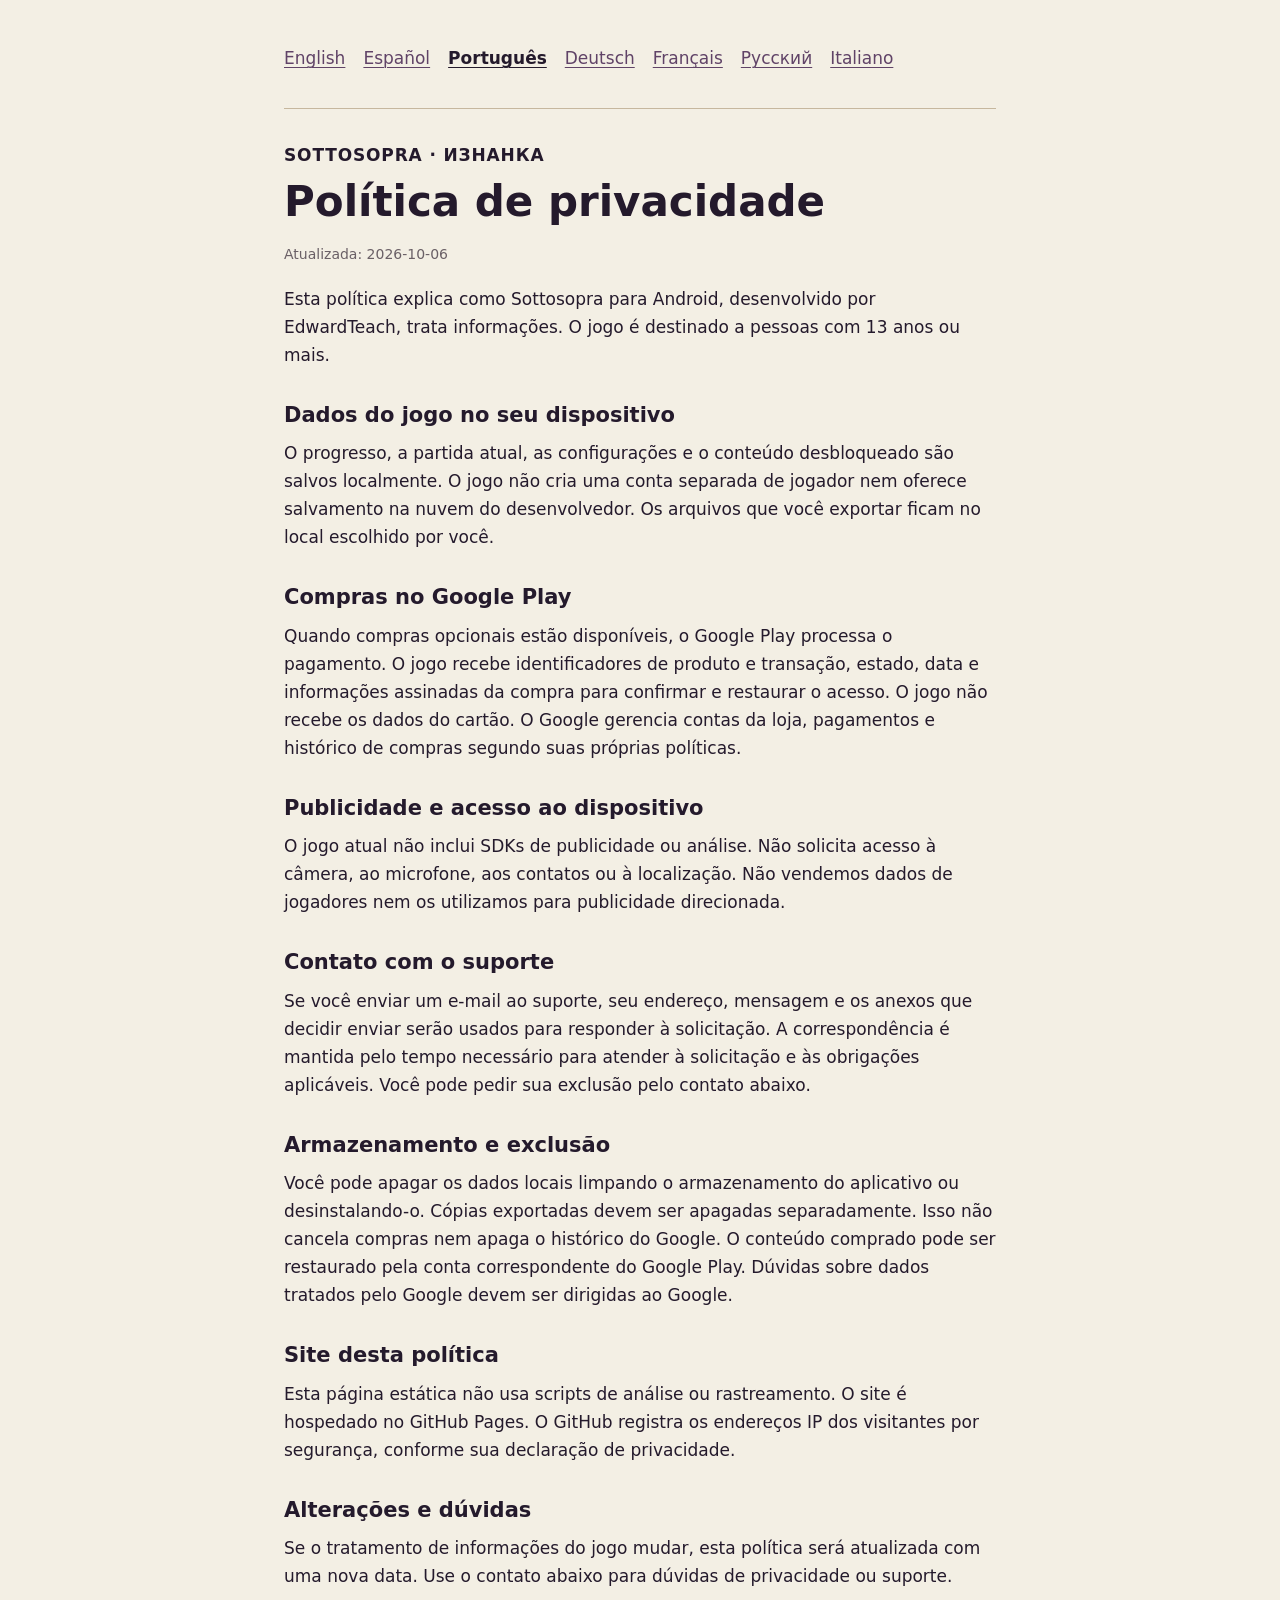
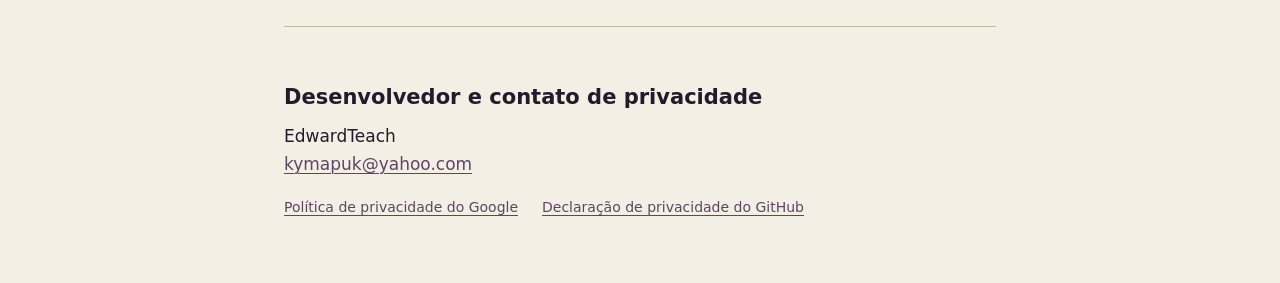
<file: pt-BR/index.html>
<!doctype html>
<html lang="pt-BR"><head><meta charset="utf-8"><meta name="viewport" content="width=device-width,initial-scale=1"><meta name="referrer" content="no-referrer"><title>Política de privacidade · Sottosopra</title><link rel="stylesheet" href="../privacy.css"></head>
<body><main><nav><a href="../en-US/index.html">English</a><a href="../es-419/index.html">Español</a><a href="../pt-BR/index.html" aria-current="page">Português</a><a href="../de-DE/index.html">Deutsch</a><a href="../fr-FR/index.html">Français</a><a href="../ru-RU/index.html">Русский</a><a href="../it-IT/index.html">Italiano</a></nav><p class="brand">SOTTOSOPRA · ИЗНАНКА</p><h1>Política de privacidade</h1><p class="updated">Atualizada: 2026-10-06</p><p>Esta política explica como Sottosopra para Android, desenvolvido por EdwardTeach, trata informações. O jogo é destinado a pessoas com 13 anos ou mais.</p>
<section><h2>Dados do jogo no seu dispositivo</h2><p>O progresso, a partida atual, as configurações e o conteúdo desbloqueado são salvos localmente. O jogo não cria uma conta separada de jogador nem oferece salvamento na nuvem do desenvolvedor. Os arquivos que você exportar ficam no local escolhido por você.</p></section>
<section><h2>Compras no Google Play</h2><p>Quando compras opcionais estão disponíveis, o Google Play processa o pagamento. O jogo recebe identificadores de produto e transação, estado, data e informações assinadas da compra para confirmar e restaurar o acesso. O jogo não recebe os dados do cartão. O Google gerencia contas da loja, pagamentos e histórico de compras segundo suas próprias políticas.</p></section>
<section><h2>Publicidade e acesso ao dispositivo</h2><p>O jogo atual não inclui SDKs de publicidade ou análise. Não solicita acesso à câmera, ao microfone, aos contatos ou à localização. Não vendemos dados de jogadores nem os utilizamos para publicidade direcionada.</p></section>
<section><h2>Contato com o suporte</h2><p>Se você enviar um e-mail ao suporte, seu endereço, mensagem e os anexos que decidir enviar serão usados para responder à solicitação. A correspondência é mantida pelo tempo necessário para atender à solicitação e às obrigações aplicáveis. Você pode pedir sua exclusão pelo contato abaixo.</p></section>
<section><h2>Armazenamento e exclusão</h2><p>Você pode apagar os dados locais limpando o armazenamento do aplicativo ou desinstalando-o. Cópias exportadas devem ser apagadas separadamente. Isso não cancela compras nem apaga o histórico do Google. O conteúdo comprado pode ser restaurado pela conta correspondente do Google Play. Dúvidas sobre dados tratados pelo Google devem ser dirigidas ao Google.</p></section>
<section><h2>Site desta política</h2><p>Esta página estática não usa scripts de análise ou rastreamento. O site é hospedado no GitHub Pages. O GitHub registra os endereços IP dos visitantes por segurança, conforme sua declaração de privacidade.</p></section>
<section><h2>Alterações e dúvidas</h2><p>Se o tratamento de informações do jogo mudar, esta política será atualizada com uma nova data. Use o contato abaixo para dúvidas de privacidade ou suporte.</p></section>
<footer><h2>Desenvolvedor e contato de privacidade</h2><p>EdwardTeach<br><a href="mailto:kymapuk@yahoo.com">kymapuk@yahoo.com</a></p><div class="links"><a href="https://policies.google.com/privacy">Política de privacidade do Google</a><a href="https://docs.github.com/en/site-policy/privacy-policies/github-general-privacy-statement">Declaração de privacidade do GitHub</a></div></footer></main></body></html>
</file>
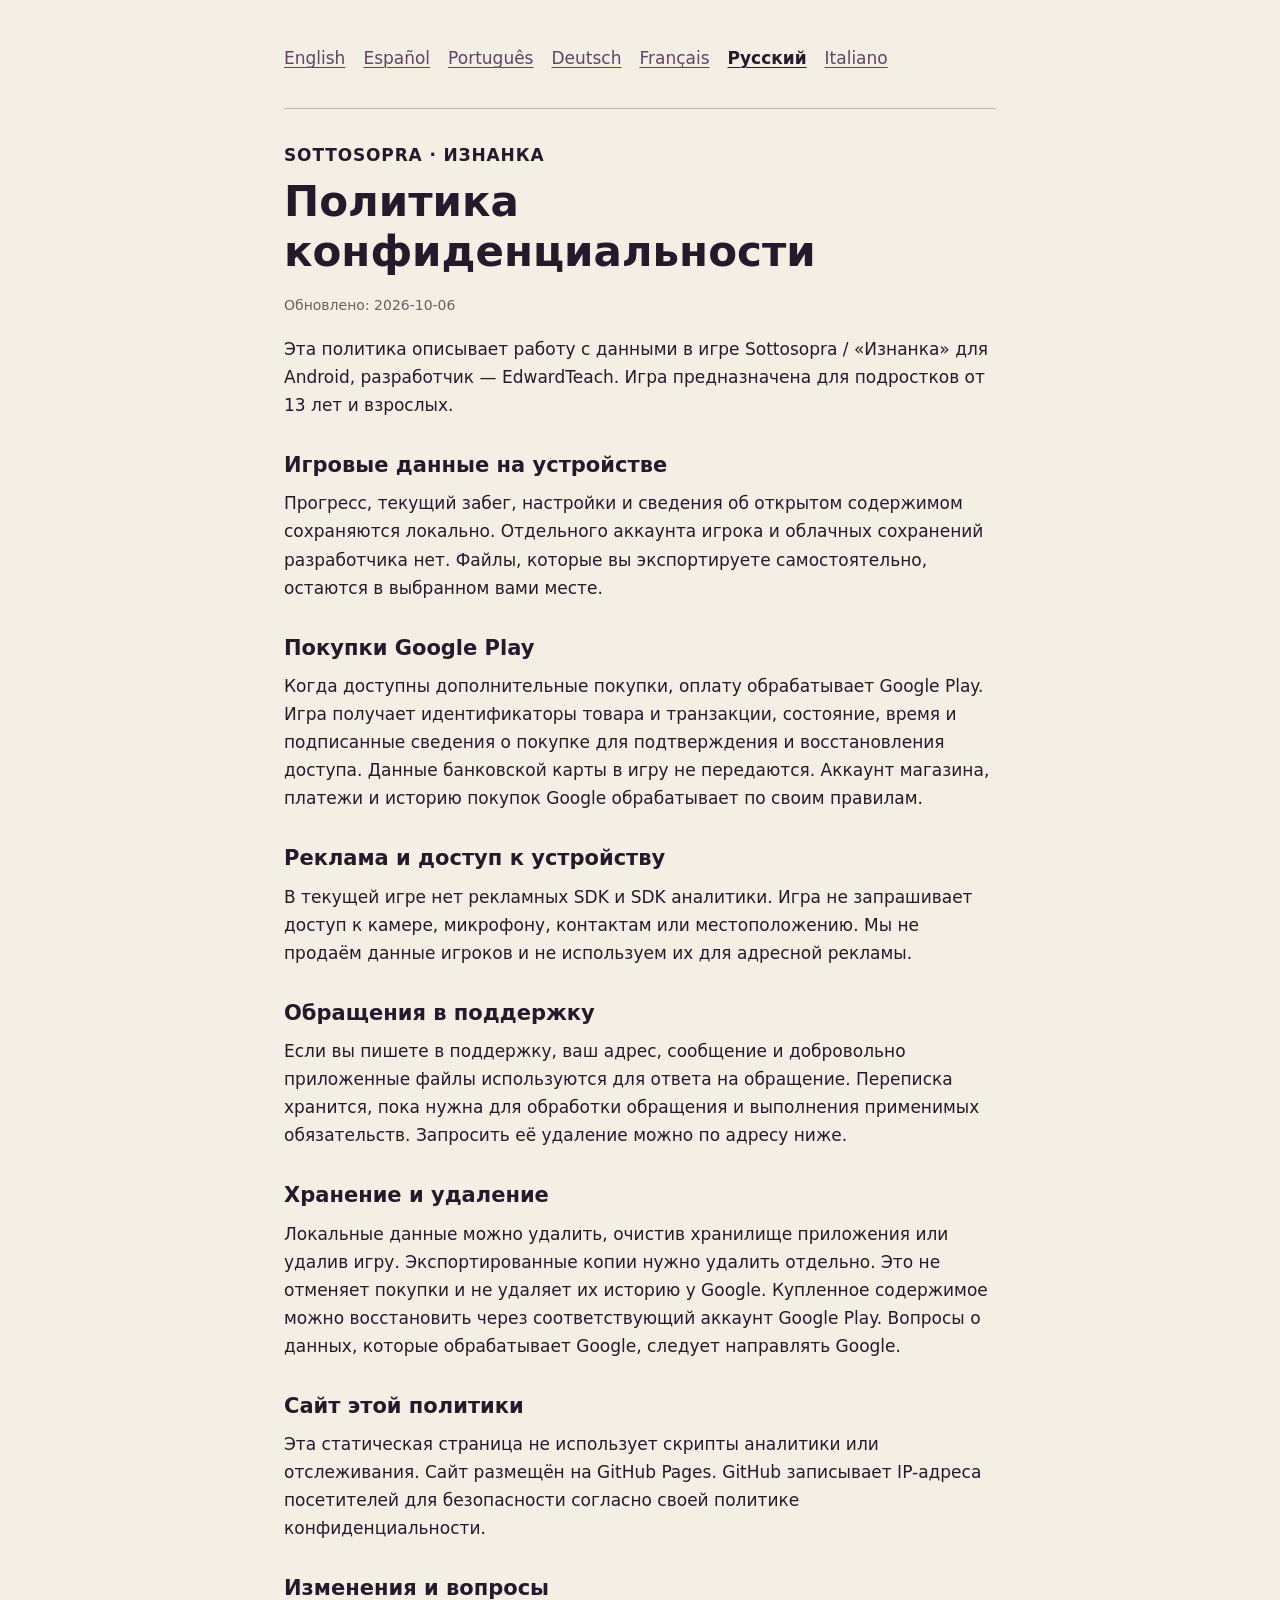
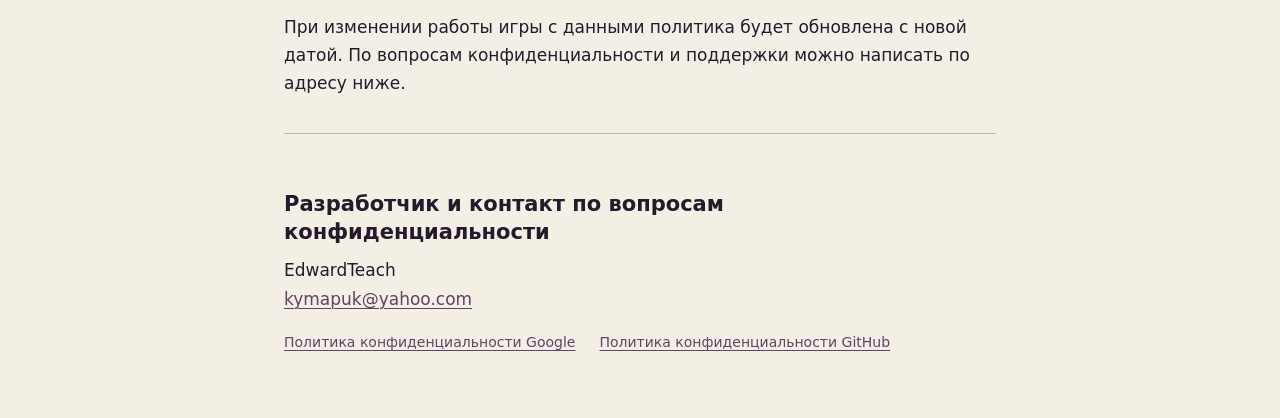
<file: ru-RU/index.html>
<!doctype html>
<html lang="ru-RU"><head><meta charset="utf-8"><meta name="viewport" content="width=device-width,initial-scale=1"><meta name="referrer" content="no-referrer"><title>Политика конфиденциальности · Sottosopra</title><link rel="stylesheet" href="../privacy.css"></head>
<body><main><nav><a href="../en-US/index.html">English</a><a href="../es-419/index.html">Español</a><a href="../pt-BR/index.html">Português</a><a href="../de-DE/index.html">Deutsch</a><a href="../fr-FR/index.html">Français</a><a href="../ru-RU/index.html" aria-current="page">Русский</a><a href="../it-IT/index.html">Italiano</a></nav><p class="brand">SOTTOSOPRA · ИЗНАНКА</p><h1>Политика конфиденциальности</h1><p class="updated">Обновлено: 2026-10-06</p><p>Эта политика описывает работу с данными в игре Sottosopra / «Изнанка» для Android, разработчик — EdwardTeach. Игра предназначена для подростков от 13 лет и взрослых.</p>
<section><h2>Игровые данные на устройстве</h2><p>Прогресс, текущий забег, настройки и сведения об открытом содержимом сохраняются локально. Отдельного аккаунта игрока и облачных сохранений разработчика нет. Файлы, которые вы экспортируете самостоятельно, остаются в выбранном вами месте.</p></section>
<section><h2>Покупки Google Play</h2><p>Когда доступны дополнительные покупки, оплату обрабатывает Google Play. Игра получает идентификаторы товара и транзакции, состояние, время и подписанные сведения о покупке для подтверждения и восстановления доступа. Данные банковской карты в игру не передаются. Аккаунт магазина, платежи и историю покупок Google обрабатывает по своим правилам.</p></section>
<section><h2>Реклама и доступ к устройству</h2><p>В текущей игре нет рекламных SDK и SDK аналитики. Игра не запрашивает доступ к камере, микрофону, контактам или местоположению. Мы не продаём данные игроков и не используем их для адресной рекламы.</p></section>
<section><h2>Обращения в поддержку</h2><p>Если вы пишете в поддержку, ваш адрес, сообщение и добровольно приложенные файлы используются для ответа на обращение. Переписка хранится, пока нужна для обработки обращения и выполнения применимых обязательств. Запросить её удаление можно по адресу ниже.</p></section>
<section><h2>Хранение и удаление</h2><p>Локальные данные можно удалить, очистив хранилище приложения или удалив игру. Экспортированные копии нужно удалить отдельно. Это не отменяет покупки и не удаляет их историю у Google. Купленное содержимое можно восстановить через соответствующий аккаунт Google Play. Вопросы о данных, которые обрабатывает Google, следует направлять Google.</p></section>
<section><h2>Сайт этой политики</h2><p>Эта статическая страница не использует скрипты аналитики или отслеживания. Сайт размещён на GitHub Pages. GitHub записывает IP-адреса посетителей для безопасности согласно своей политике конфиденциальности.</p></section>
<section><h2>Изменения и вопросы</h2><p>При изменении работы игры с данными политика будет обновлена с новой датой. По вопросам конфиденциальности и поддержки можно написать по адресу ниже.</p></section>
<footer><h2>Разработчик и контакт по вопросам конфиденциальности</h2><p>EdwardTeach<br><a href="mailto:kymapuk@yahoo.com">kymapuk@yahoo.com</a></p><div class="links"><a href="https://policies.google.com/privacy">Политика конфиденциальности Google</a><a href="https://docs.github.com/en/site-policy/privacy-policies/github-general-privacy-statement">Политика конфиденциальности GitHub</a></div></footer></main></body></html>
</file>
<file: privacy.css>
:root{color-scheme:light;color:#241a2c;background:#f3efe4;font:17px/1.65 system-ui,sans-serif}
*{box-sizing:border-box}body{margin:0}main{max-width:760px;margin:auto;padding:36px 24px 64px}
nav{display:flex;flex-wrap:wrap;gap:8px 18px;padding:0 0 28px;border-bottom:1px solid #c6b79e}
a{color:#604367;text-decoration-thickness:1px;text-underline-offset:3px;overflow-wrap:anywhere}
nav a{min-height:44px;display:inline-flex;align-items:center}nav [aria-current]{font-weight:750;color:#241a2c}
.brand{font-weight:750;letter-spacing:.05em;margin:32px 0 8px}.updated{color:#6a6066;font-size:14px}
h1{font-size:clamp(22px,5.8vw,42px);line-height:1.2;margin:0 0 16px;overflow-wrap:anywhere}
h2{font-size:21px;line-height:1.35;margin:32px 0 10px}p{margin:0 0 18px}
footer{border-top:1px solid #c6b79e;margin-top:36px;padding-top:24px}.links{display:flex;flex-wrap:wrap;gap:12px 24px;font-size:14px}
@media(max-width:400px){main{padding:24px 18px 48px}}
</file>
